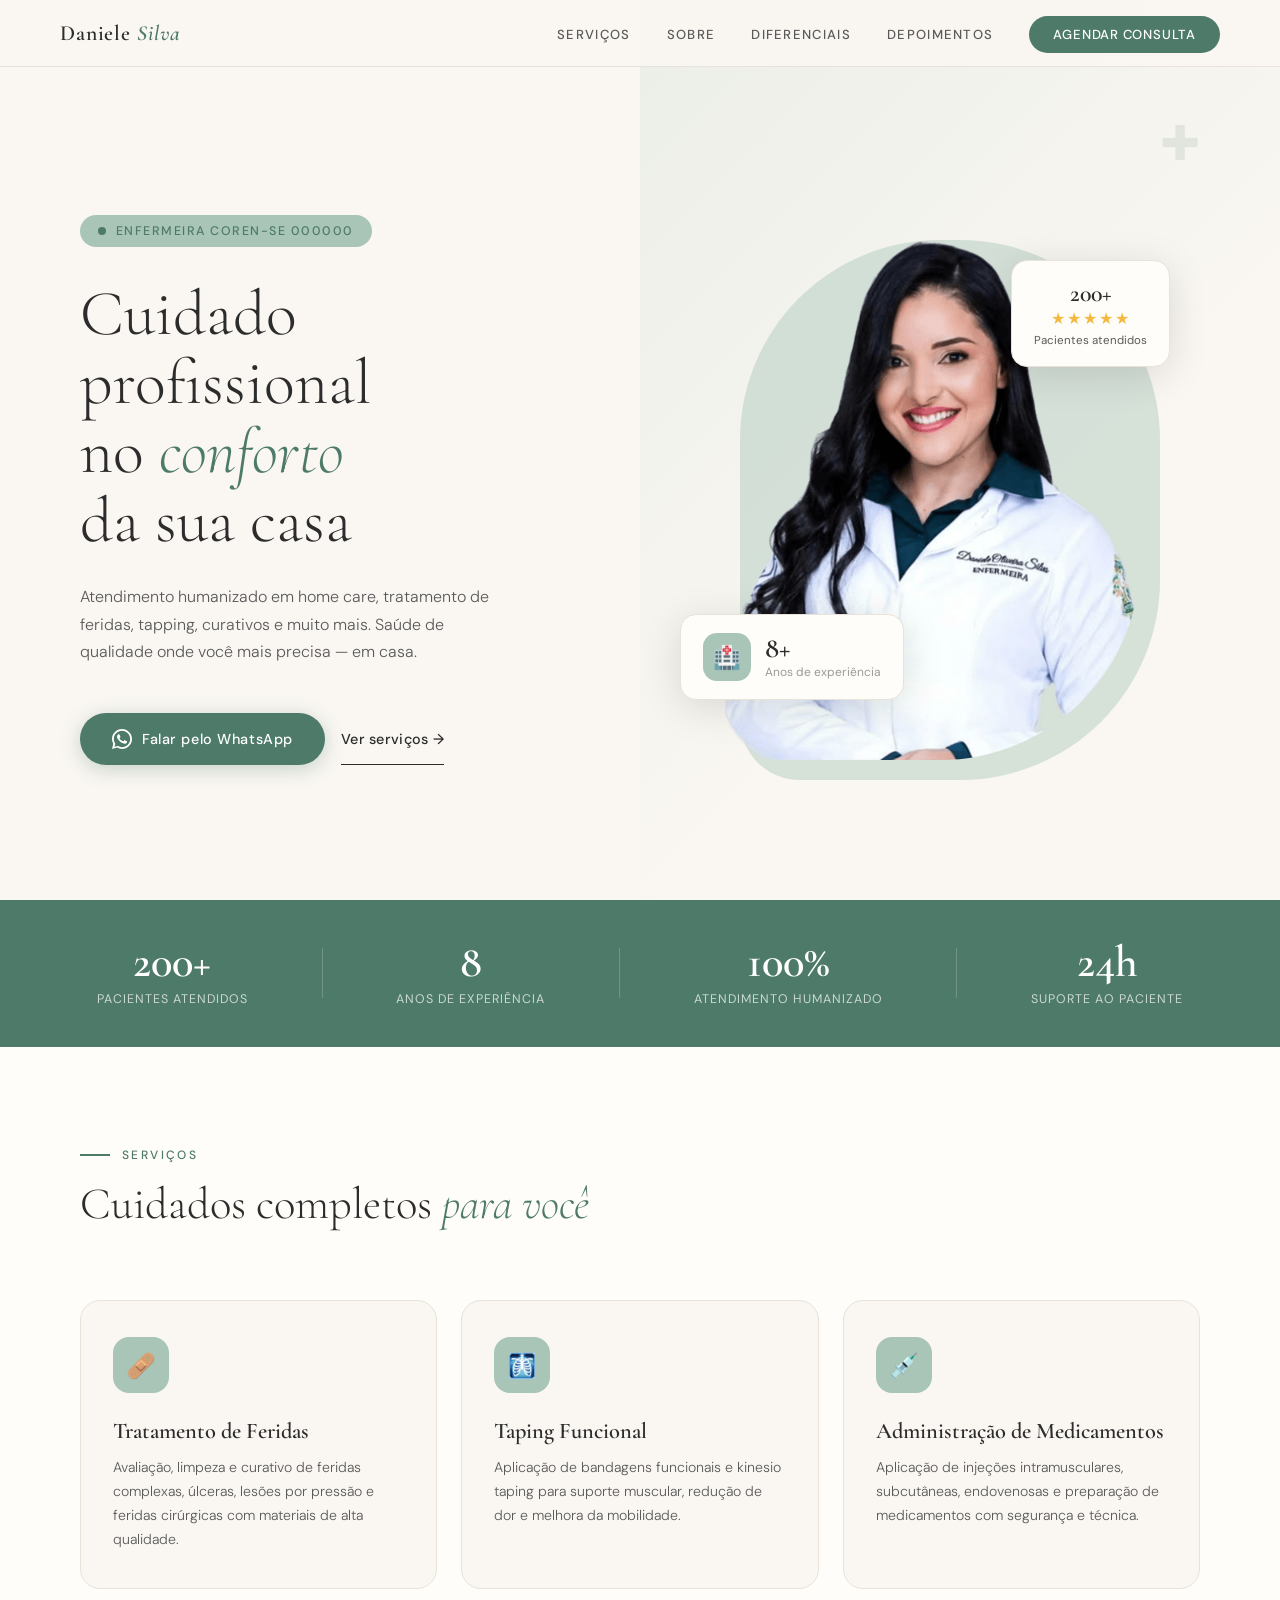
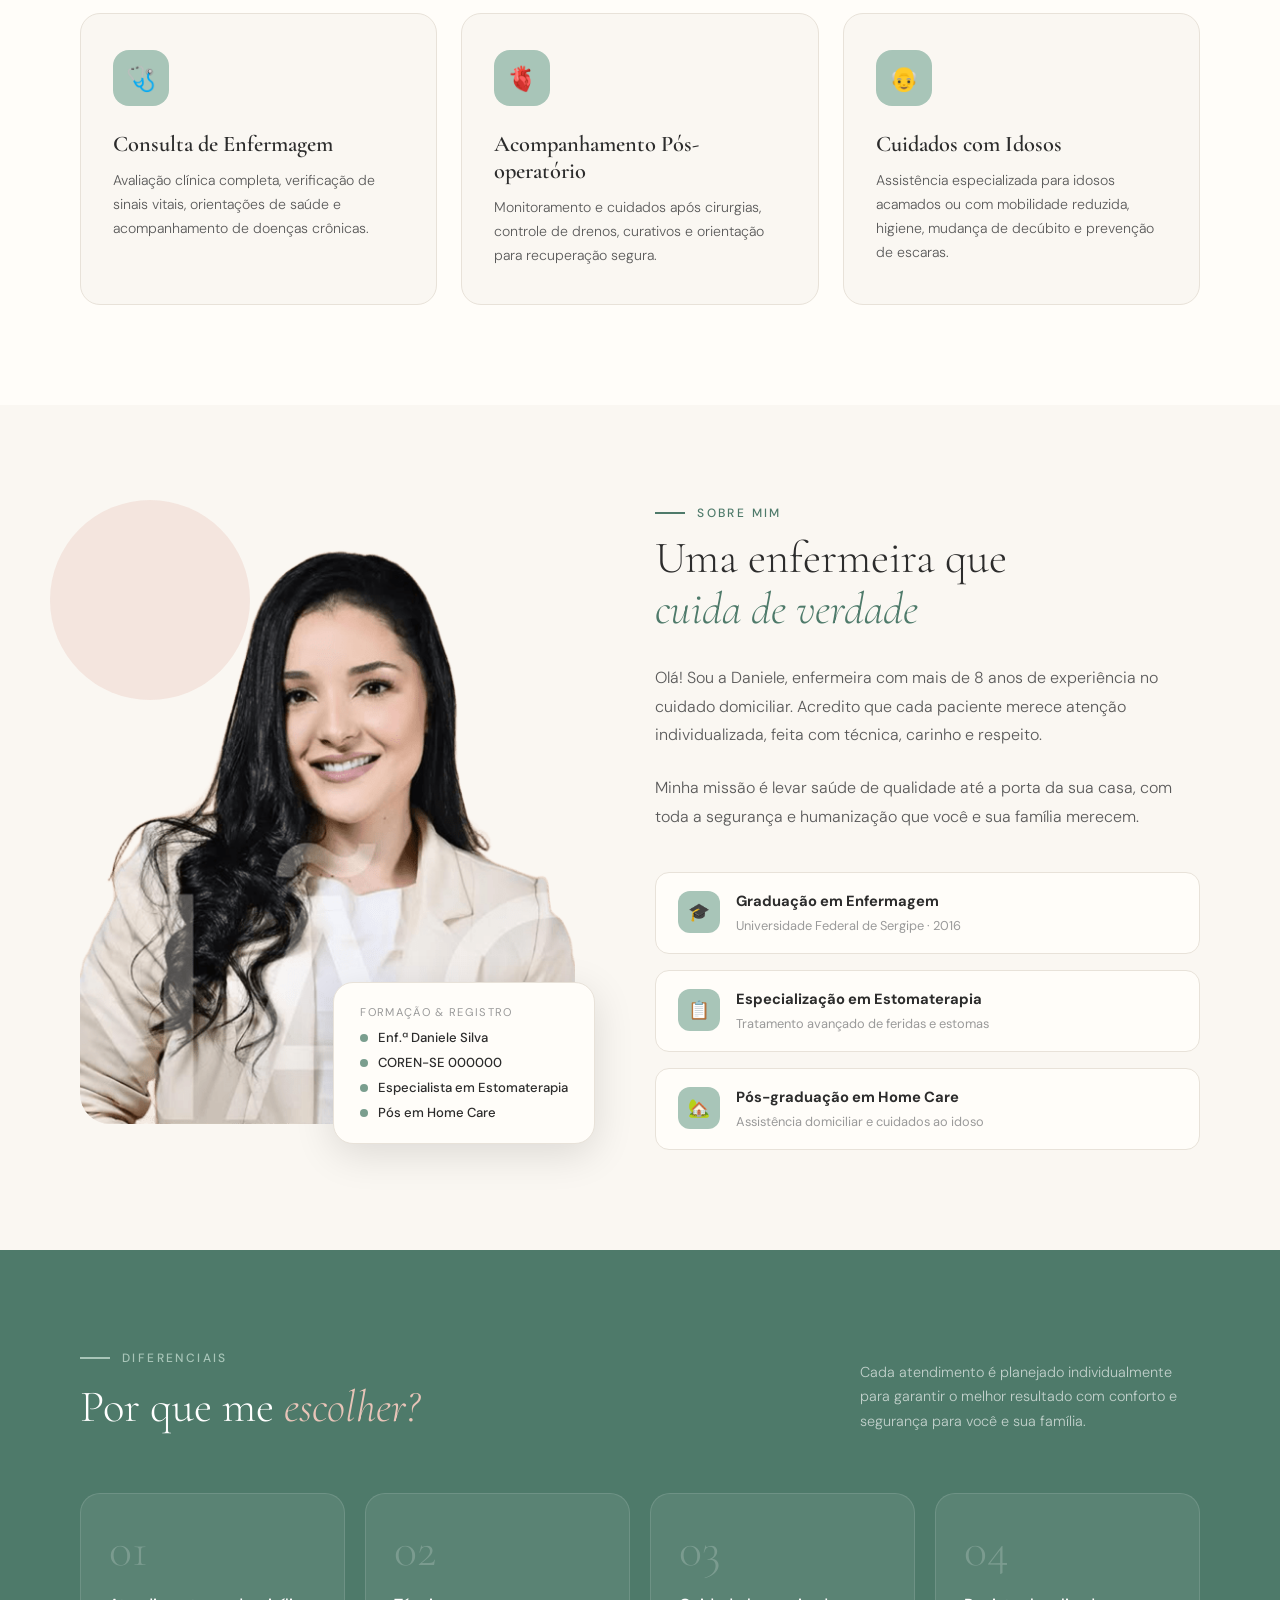
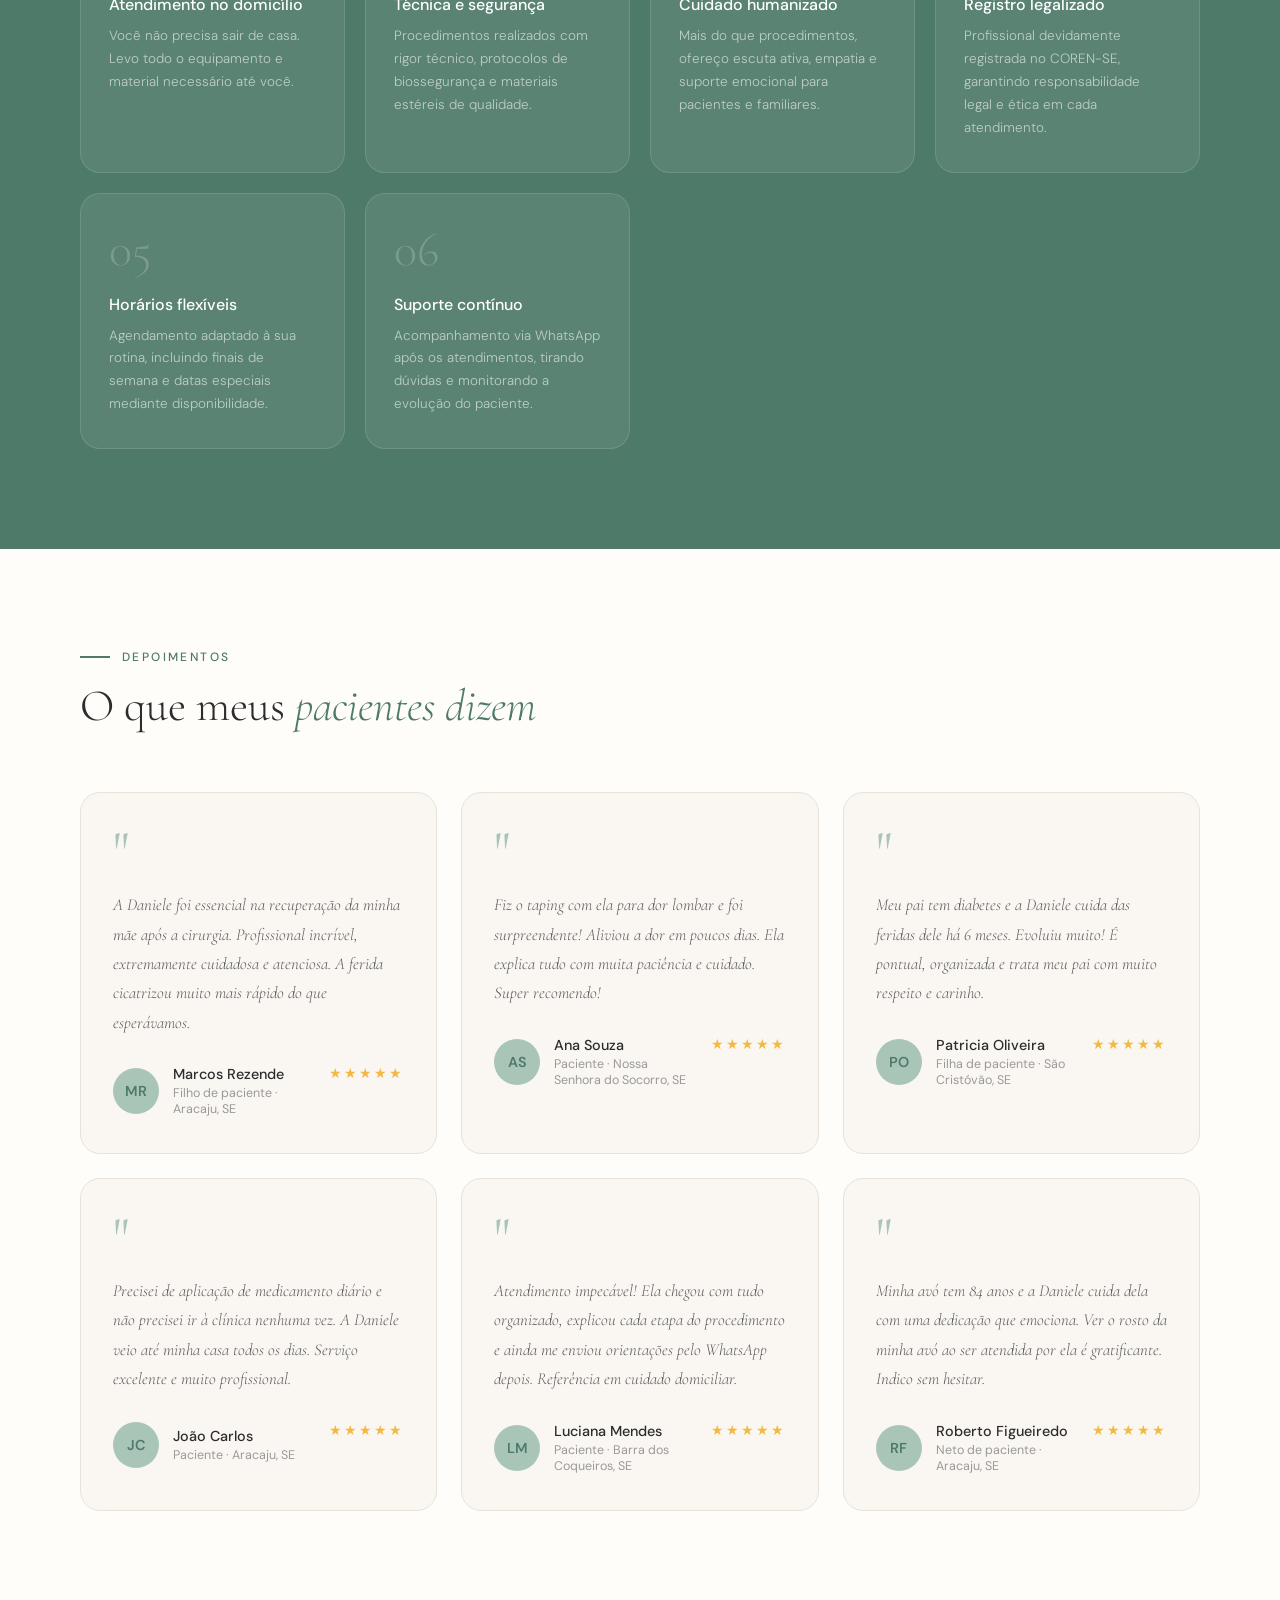
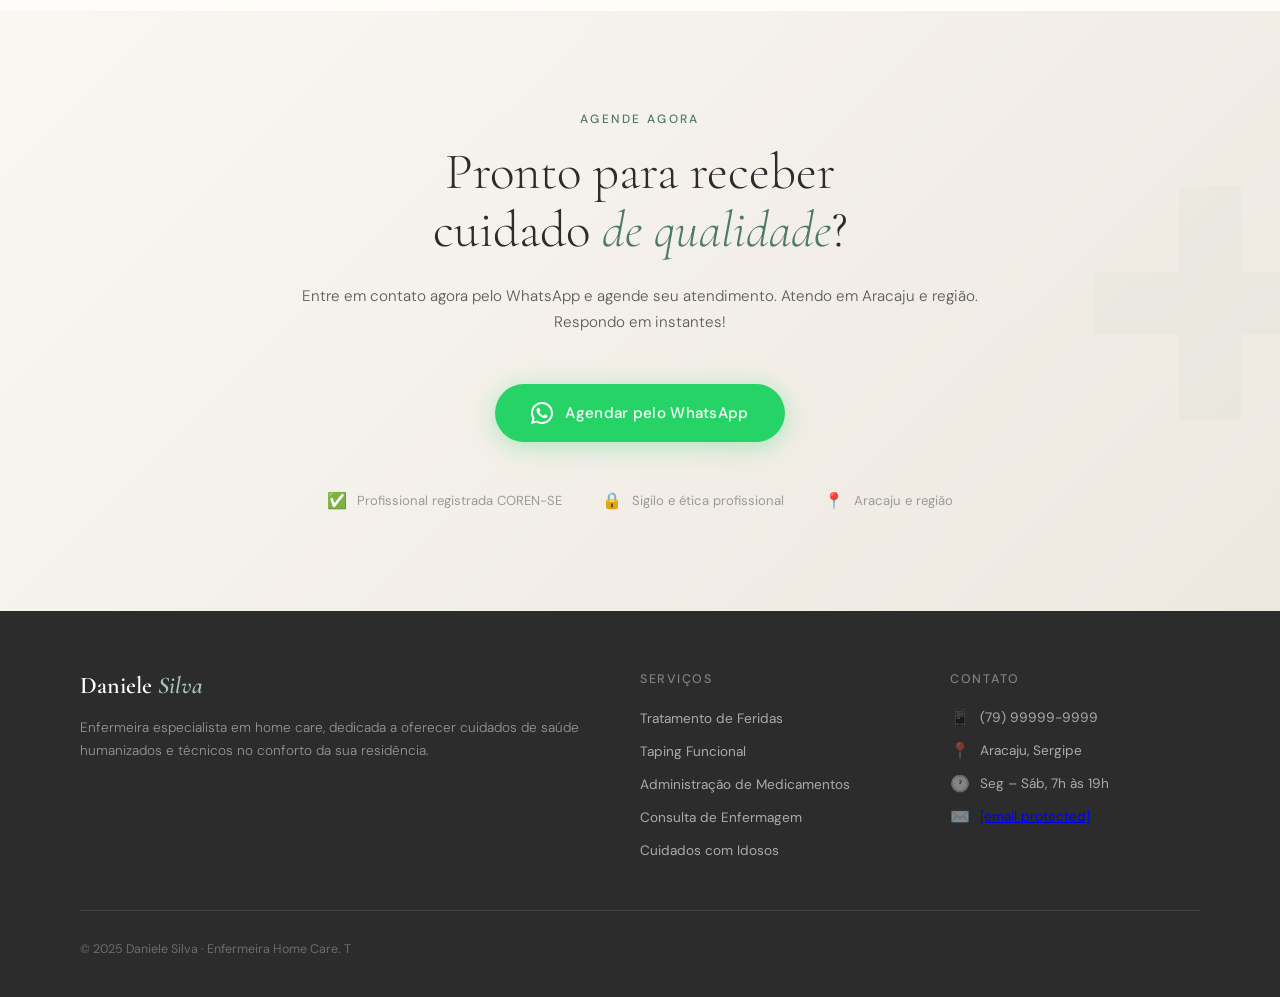
<file: index.html>
<!DOCTYPE html>
<html lang="pt-BR">

<head>
    <meta charset="UTF-8">
    <meta name="viewport" content="width=device-width, initial-scale=1.0">
    <title>Daniele Silva · Enfermeira Home Care</title>
    <link
        href="https://fonts.googleapis.com/css2?family=Cormorant+Garamond:ital,wght@0,300;0,400;0,600;1,300;1,400&family=DM+Sans:wght@300;400;500&display=swap"
        rel="stylesheet">
    <link rel="stylesheet" href="style.css">
</head>

<body>

    <!-- NAV -->
    <nav>
        <a href="#" class="nav-logo">Daniele <span>Silva</span></a>
        <ul class="nav-links">
            <li><a href="#servicos">Serviços</a></li>
            <li><a href="#sobre">Sobre</a></li>
            <li><a href="#diferenciais">Diferenciais</a></li>
            <li><a href="#depoimentos">Depoimentos</a></li>
            <li><a href="https://wa.me/5579999999999" target="_blank" class="nav-cta">Agendar consulta</a></li>
        </ul>
    </nav>

    <!-- HERO -->
    <section class="hero">
        <div class="hero-decoration"></div>
        <div class="cross-pattern">✚</div>

        <div class="hero-left">
            <span class="hero-badge">Enfermeira COREN-SE 000000</span>
            <h1>Cuidado profissional<br>no <em>conforto</em><br>da sua casa</h1>
            <p class="hero-sub">Atendimento humanizado em home care, tratamento de feridas, tapping, curativos e muito
                mais. Saúde de qualidade onde você mais precisa — em casa.</p>
            <div class="hero-btns">
                <a href="https://wa.me/5579999999999" target="_blank" class="btn-primary">
                    <svg viewBox="0 0 24 24" fill="currentColor">
                        <path
                            d="M17.472 14.382c-.297-.149-1.758-.867-2.03-.967-.273-.099-.471-.148-.67.15-.197.297-.767.966-.94 1.164-.173.199-.347.223-.644.075-.297-.15-1.255-.463-2.39-1.475-.883-.788-1.48-1.761-1.653-2.059-.173-.297-.018-.458.13-.606.134-.133.298-.347.446-.52.149-.174.198-.298.298-.497.099-.198.05-.371-.025-.52-.075-.149-.669-1.612-.916-2.207-.242-.579-.487-.5-.669-.51-.173-.008-.371-.01-.57-.01-.198 0-.52.074-.792.372-.272.297-1.04 1.016-1.04 2.479 0 1.462 1.065 2.875 1.213 3.074.149.198 2.096 3.2 5.077 4.487.709.306 1.262.489 1.694.625.712.227 1.36.195 1.871.118.571-.085 1.758-.719 2.006-1.413.248-.694.248-1.289.173-1.413-.074-.124-.272-.198-.57-.347z" />
                        <path
                            d="M12 0C5.373 0 0 5.373 0 12c0 2.123.553 4.116 1.522 5.847L.057 23.882l6.184-1.622A11.945 11.945 0 0012 24c6.627 0 12-5.373 12-12S18.627 0 12 0zm0 21.818a9.818 9.818 0 01-4.975-1.35l-.357-.213-3.693.969.986-3.601-.232-.369A9.818 9.818 0 012.18 12C2.18 6.562 6.562 2.18 12 2.18c5.437 0 9.818 4.382 9.818 9.82 0 5.437-4.381 9.818-9.818 9.818z" />
                    </svg>
                    Falar pelo WhatsApp
                </a>
                <a href="#servicos" class="btn-ghost">Ver serviços →</a>
            </div>
        </div>

        <div class="hero-right">
            <div class="hero-img-wrap">
                <div class="hero-img-bg"></div>
                <!-- Troque o src abaixo pela foto da enfermeira -->
                <img src="Assets/Fotos/Foto-principal.png" class="hero-img" alt="Enfermeira" />

                <div class="hero-float-card card-exp">
                    <div class="icon">🏥</div>
                    <div>
                        <div class="num">8+</div>
                        <div class="label">Anos de experiência</div>
                    </div>
                </div>

                <div class="hero-float-card card-stars">
                    <div class="snum">200+</div>
                    <div class="stars">★★★★★</div>
                    <div class="stxt">Pacientes atendidos</div>
                </div>
            </div>
        </div>
    </section>

    <!-- STATS -->
    <div class="stats-bar">
        <div class="stat-item">
            <div class="stat-num">200+</div>
            <div class="stat-label">Pacientes atendidos</div>
        </div>
        <div class="stat-divider"></div>
        <div class="stat-item">
            <div class="stat-num">8</div>
            <div class="stat-label">Anos de experiência</div>
        </div>
        <div class="stat-divider"></div>
        <div class="stat-item">
            <div class="stat-num">100%</div>
            <div class="stat-label">Atendimento humanizado</div>
        </div>
        <div class="stat-divider"></div>
        <div class="stat-item">
            <div class="stat-num">24h</div>
            <div class="stat-label">Suporte ao paciente</div>
        </div>
    </div>

    <!-- SERVIÇOS -->
    <section class="section services" id="servicos">
        <div class="services-header">
            <div class="section-tag">Serviços</div>
            <h2 class="section-title">Cuidados completos <em>para você</em></h2>
        </div>
        <div class="services-grid">
            <div class="service-card">
                <div class="service-icon">🩹</div>
                <div class="service-name">Tratamento de Feridas</div>
                <p class="service-desc">Avaliação, limpeza e curativo de feridas complexas, úlceras, lesões por pressão
                    e feridas cirúrgicas com materiais de alta qualidade.</p>
            </div>
            <div class="service-card">
                <div class="service-icon">🩻</div>
                <div class="service-name">Taping Funcional</div>
                <p class="service-desc">Aplicação de bandagens funcionais e kinesio taping para suporte muscular,
                    redução de dor e melhora da mobilidade.</p>
            </div>
            <div class="service-card">
                <div class="service-icon">💉</div>
                <div class="service-name">Administração de Medicamentos</div>
                <p class="service-desc">Aplicação de injeções intramusculares, subcutâneas, endovenosas e preparação de
                    medicamentos com segurança e técnica.</p>
            </div>
            <div class="service-card">
                <div class="service-icon">🩺</div>
                <div class="service-name">Consulta de Enfermagem</div>
                <p class="service-desc">Avaliação clínica completa, verificação de sinais vitais, orientações de saúde e
                    acompanhamento de doenças crônicas.</p>
            </div>
            <div class="service-card">
                <div class="service-icon">🫀</div>
                <div class="service-name">Acompanhamento Pós-operatório</div>
                <p class="service-desc">Monitoramento e cuidados após cirurgias, controle de drenos, curativos e
                    orientação para recuperação segura.</p>
            </div>
            <div class="service-card">
                <div class="service-icon">👴</div>
                <div class="service-name">Cuidados com Idosos</div>
                <p class="service-desc">Assistência especializada para idosos acamados ou com mobilidade reduzida,
                    higiene, mudança de decúbito e prevenção de escaras.</p>
            </div>
        </div>
    </section>

    <!-- SOBRE -->
    <section class="section about" id="sobre">
        <div class="about-inner">
            <div class="about-img-col">
                <div class="about-bg-circle"></div>
                <div class="about-img-wrap">
                    <!-- Troque pela foto da enfermeira -->
                    <img src="Assets/Fotos/Foto Secundária.png" class="about-img" alt="Enfermeira Daniele" />
                </div>
                <div class="cred-card">
                    <div class="cred-title">Formação & Registro</div>
                    <div class="cred-items">
                        <div class="cred-item"><span class="cred-dot"></span>Enf.ª Daniele Silva</div>
                        <div class="cred-item"><span class="cred-dot"></span>COREN-SE 000000</div>
                        <div class="cred-item"><span class="cred-dot"></span>Especialista em Estomaterapia</div>
                        <div class="cred-item"><span class="cred-dot"></span>Pós em Home Care</div>
                    </div>
                </div>
            </div>

            <div class="about-text">
                <div class="section-tag">Sobre mim</div>
                <h2 class="section-title">Uma enfermeira que<br><em>cuida de verdade</em></h2>
                <p class="about-lead">Olá! Sou a Daniele, enfermeira com mais de 8 anos de experiência no cuidado
                    domiciliar. Acredito que cada paciente merece atenção individualizada, feita com técnica, carinho e
                    respeito.</p>
                <p class="about-lead">Minha missão é levar saúde de qualidade até a porta da sua casa, com toda a
                    segurança e humanização que você e sua família merecem.</p>
                <div class="about-qual">
                    <div class="qual-item">
                        <div class="qual-icon">🎓</div>
                        <div class="qual-text">
                            <strong>Graduação em Enfermagem</strong>
                            <span>Universidade Federal de Sergipe · 2016</span>
                        </div>
                    </div>
                    <div class="qual-item">
                        <div class="qual-icon">📋</div>
                        <div class="qual-text">
                            <strong>Especialização em Estomaterapia</strong>
                            <span>Tratamento avançado de feridas e estomas</span>
                        </div>
                    </div>
                    <div class="qual-item">
                        <div class="qual-icon">🏡</div>
                        <div class="qual-text">
                            <strong>Pós-graduação em Home Care</strong>
                            <span>Assistência domiciliar e cuidados ao idoso</span>
                        </div>
                    </div>
                </div>
            </div>
        </div>
    </section>

    <!-- POR QUE ESCOLHER -->
    <section class="why" id="diferenciais">
        <div class="why-header">
            <div>
                <div class="section-tag">Diferenciais</div>
                <h2 class="section-title">Por que me <em>escolher?</em></h2>
            </div>
            <p class="why-sub">Cada atendimento é planejado individualmente para garantir o melhor resultado com
                conforto e segurança para você e sua família.</p>
        </div>
        <div class="why-grid">
            <div class="why-card">
                <div class="why-num">01</div>
                <div class="why-title">Atendimento no domicílio</div>
                <p class="why-desc">Você não precisa sair de casa. Levo todo o equipamento e material necessário até
                    você.</p>
            </div>
            <div class="why-card">
                <div class="why-num">02</div>
                <div class="why-title">Técnica e segurança</div>
                <p class="why-desc">Procedimentos realizados com rigor técnico, protocolos de biossegurança e materiais
                    estéreis de qualidade.</p>
            </div>
            <div class="why-card">
                <div class="why-num">03</div>
                <div class="why-title">Cuidado humanizado</div>
                <p class="why-desc">Mais do que procedimentos, ofereço escuta ativa, empatia e suporte emocional para
                    pacientes e familiares.</p>
            </div>
            <div class="why-card">
                <div class="why-num">04</div>
                <div class="why-title">Registro legalizado</div>
                <p class="why-desc">Profissional devidamente registrada no COREN-SE, garantindo responsabilidade legal e
                    ética em cada atendimento.</p>
            </div>
            <div class="why-card">
                <div class="why-num">05</div>
                <div class="why-title">Horários flexíveis</div>
                <p class="why-desc">Agendamento adaptado à sua rotina, incluindo finais de semana e datas especiais
                    mediante disponibilidade.</p>
            </div>
            <div class="why-card">
                <div class="why-num">06</div>
                <div class="why-title">Suporte contínuo</div>
                <p class="why-desc">Acompanhamento via WhatsApp após os atendimentos, tirando dúvidas e monitorando a
                    evolução do paciente.</p>
            </div>
        </div>
    </section>

    <!-- DEPOIMENTOS -->
    <section class="testimonials" id="depoimentos">
        <div class="test-header">
            <div class="section-tag">Depoimentos</div>
            <h2 class="section-title">O que meus <em>pacientes dizem</em></h2>
        </div>
        <div class="test-grid">
            <div class="test-card">
                <div class="test-quote">"</div>
                <p class="test-text">A Daniele foi essencial na recuperação da minha mãe após a cirurgia. Profissional
                    incrível, extremamente cuidadosa e atenciosa. A ferida cicatrizou muito mais rápido do que
                    esperávamos.</p>
                <div class="test-author">
                    <div class="test-avatar">MR</div>
                    <div>
                        <div class="test-name">Marcos Rezende</div>
                        <div class="test-role">Filho de paciente · Aracaju, SE</div>
                    </div>
                    <div class="test-stars">★★★★★</div>
                </div>
            </div>
            <div class="test-card">
                <div class="test-quote">"</div>
                <p class="test-text">Fiz o taping com ela para dor lombar e foi surpreendente! Aliviou a dor em poucos
                    dias. Ela explica tudo com muita paciência e cuidado. Super recomendo!</p>
                <div class="test-author">
                    <div class="test-avatar">AS</div>
                    <div>
                        <div class="test-name">Ana Souza</div>
                        <div class="test-role">Paciente · Nossa Senhora do Socorro, SE</div>
                    </div>
                    <div class="test-stars">★★★★★</div>
                </div>
            </div>
            <div class="test-card">
                <div class="test-quote">"</div>
                <p class="test-text">Meu pai tem diabetes e a Daniele cuida das feridas dele há 6 meses. Evoluiu muito! É
                    pontual, organizada e trata meu pai com muito respeito e carinho.</p>
                <div class="test-author">
                    <div class="test-avatar">PO</div>
                    <div>
                        <div class="test-name">Patricia Oliveira</div>
                        <div class="test-role">Filha de paciente · São Cristóvão, SE</div>
                    </div>
                    <div class="test-stars">★★★★★</div>
                </div>
            </div>
            <div class="test-card">
                <div class="test-quote">"</div>
                <p class="test-text">Precisei de aplicação de medicamento diário e não precisei ir à clínica nenhuma
                    vez. A Daniele veio até minha casa todos os dias. Serviço excelente e muito profissional.</p>
                <div class="test-author">
                    <div class="test-avatar">JC</div>
                    <div>
                        <div class="test-name">João Carlos</div>
                        <div class="test-role">Paciente · Aracaju, SE</div>
                    </div>
                    <div class="test-stars">★★★★★</div>
                </div>
            </div>
            <div class="test-card">
                <div class="test-quote">"</div>
                <p class="test-text">Atendimento impecável! Ela chegou com tudo organizado, explicou cada etapa do
                    procedimento e ainda me enviou orientações pelo WhatsApp depois. Referência em cuidado domiciliar.
                </p>
                <div class="test-author">
                    <div class="test-avatar">LM</div>
                    <div>
                        <div class="test-name">Luciana Mendes</div>
                        <div class="test-role">Paciente · Barra dos Coqueiros, SE</div>
                    </div>
                    <div class="test-stars">★★★★★</div>
                </div>
            </div>
            <div class="test-card">
                <div class="test-quote">"</div>
                <p class="test-text">Minha avó tem 84 anos e a Daniele cuida dela com uma dedicação que emociona. Ver o
                    rosto da minha avó ao ser atendida por ela é gratificante. Indico sem hesitar.</p>
                <div class="test-author">
                    <div class="test-avatar">RF</div>
                    <div>
                        <div class="test-name">Roberto Figueiredo</div>
                        <div class="test-role">Neto de paciente · Aracaju, SE</div>
                    </div>
                    <div class="test-stars">★★★★★</div>
                </div>
            </div>
        </div>
    </section>

    <!-- CTA -->
    <section class="cta-section">
        <div class="cta-inner">
            <div class="section-tag">Agende agora</div>
            <h2 class="cta-title">Pronto para receber<br>cuidado <em>de qualidade</em>?</h2>
            <p class="cta-sub">Entre em contato agora pelo WhatsApp e agende seu atendimento. Atendo em Aracaju e
                região. Respondo em instantes!</p>
            <div class="cta-btns">
                <a href="https://wa.me/5579999999999?text=Olá%20Daniele!%20Gostaria%20de%20agendar%20um%20atendimento."
                    target="_blank" class="btn-wpp">
                    <svg viewBox="0 0 24 24" fill="currentColor">
                        <path
                            d="M17.472 14.382c-.297-.149-1.758-.867-2.03-.967-.273-.099-.471-.148-.67.15-.197.297-.767.966-.94 1.164-.173.199-.347.223-.644.075-.297-.15-1.255-.463-2.39-1.475-.883-.788-1.48-1.761-1.653-2.059-.173-.297-.018-.458.13-.606.134-.133.298-.347.446-.52.149-.174.198-.298.298-.497.099-.198.05-.371-.025-.52-.075-.149-.669-1.612-.916-2.207-.242-.579-.487-.5-.669-.51-.173-.008-.371-.01-.57-.01-.198 0-.52.074-.792.372-.272.297-1.04 1.016-1.04 2.479 0 1.462 1.065 2.875 1.213 3.074.149.198 2.096 3.2 5.077 4.487.709.306 1.262.489 1.694.625.712.227 1.36.195 1.871.118.571-.085 1.758-.719 2.006-1.413.248-.694.248-1.289.173-1.413-.074-.124-.272-.198-.57-.347z" />
                        <path
                            d="M12 0C5.373 0 0 5.373 0 12c0 2.123.553 4.116 1.522 5.847L.057 23.882l6.184-1.622A11.945 11.945 0 0012 24c6.627 0 12-5.373 12-12S18.627 0 12 0zm0 21.818a9.818 9.818 0 01-4.975-1.35l-.357-.213-3.693.969.986-3.601-.232-.369A9.818 9.818 0 012.18 12C2.18 6.562 6.562 2.18 12 2.18c5.437 0 9.818 4.382 9.818 9.82 0 5.437-4.381 9.818-9.818 9.818z" />
                    </svg>
                    Agendar pelo WhatsApp
                </a>
            </div>
            <div class="cta-trust">
                <div class="trust-item"><span class="trust-icon">✅</span> Profissional registrada COREN-SE</div>
                <div class="trust-item"><span class="trust-icon">🔒</span> Sigilo e ética profissional</div>
                <div class="trust-item"><span class="trust-icon">📍</span> Aracaju e região</div>
            </div>
        </div>
    </section>

    <!-- FOOTER -->
    <footer>
        <div class="footer-inner">
            <div>
                <span class="footer-logo">Daniele <span>Silva</span></span>
                <p class="footer-desc">Enfermeira especialista em home care, dedicada a oferecer cuidados de saúde
                    humanizados e técnicos no conforto da sua residência.</p>
            </div>
            <div class="footer-col">
                <h4>Serviços</h4>
                <ul class="footer-links">
                    <li><a href="#">Tratamento de Feridas</a></li>
                    <li><a href="#">Taping Funcional</a></li>
                    <li><a href="#">Administração de Medicamentos</a></li>
                    <li><a href="#">Consulta de Enfermagem</a></li>
                    <li><a href="#">Cuidados com Idosos</a></li>
                </ul>
            </div>
            <div class="footer-col">
                <h4>Contato</h4>
                <div class="footer-contact">
                    <div class="contact-item"><span class="contact-icon">📱</span> (79) 99999-9999</div>
                    <div class="contact-item"><span class="contact-icon">📍</span> Aracaju, Sergipe</div>
                    <div class="contact-item"><span class="contact-icon">🕐</span> Seg – Sáb, 7h às 19h</div>
                    <div class="contact-item"><span class="contact-icon">✉️</span> <a href="/cdn-cgi/l/email-protection"
                            class="__cf_email__"
                            data-cfemail="1e7d7f7377727f5e7671737b7d7f6c7b307d7173">[email&#160;protected]</a></div>
                </div>
            </div>
        </div>
        <div class="footer-bottom">
            <p>© 2025 Daniele Silva · Enfermeira Home Care. T
</file>
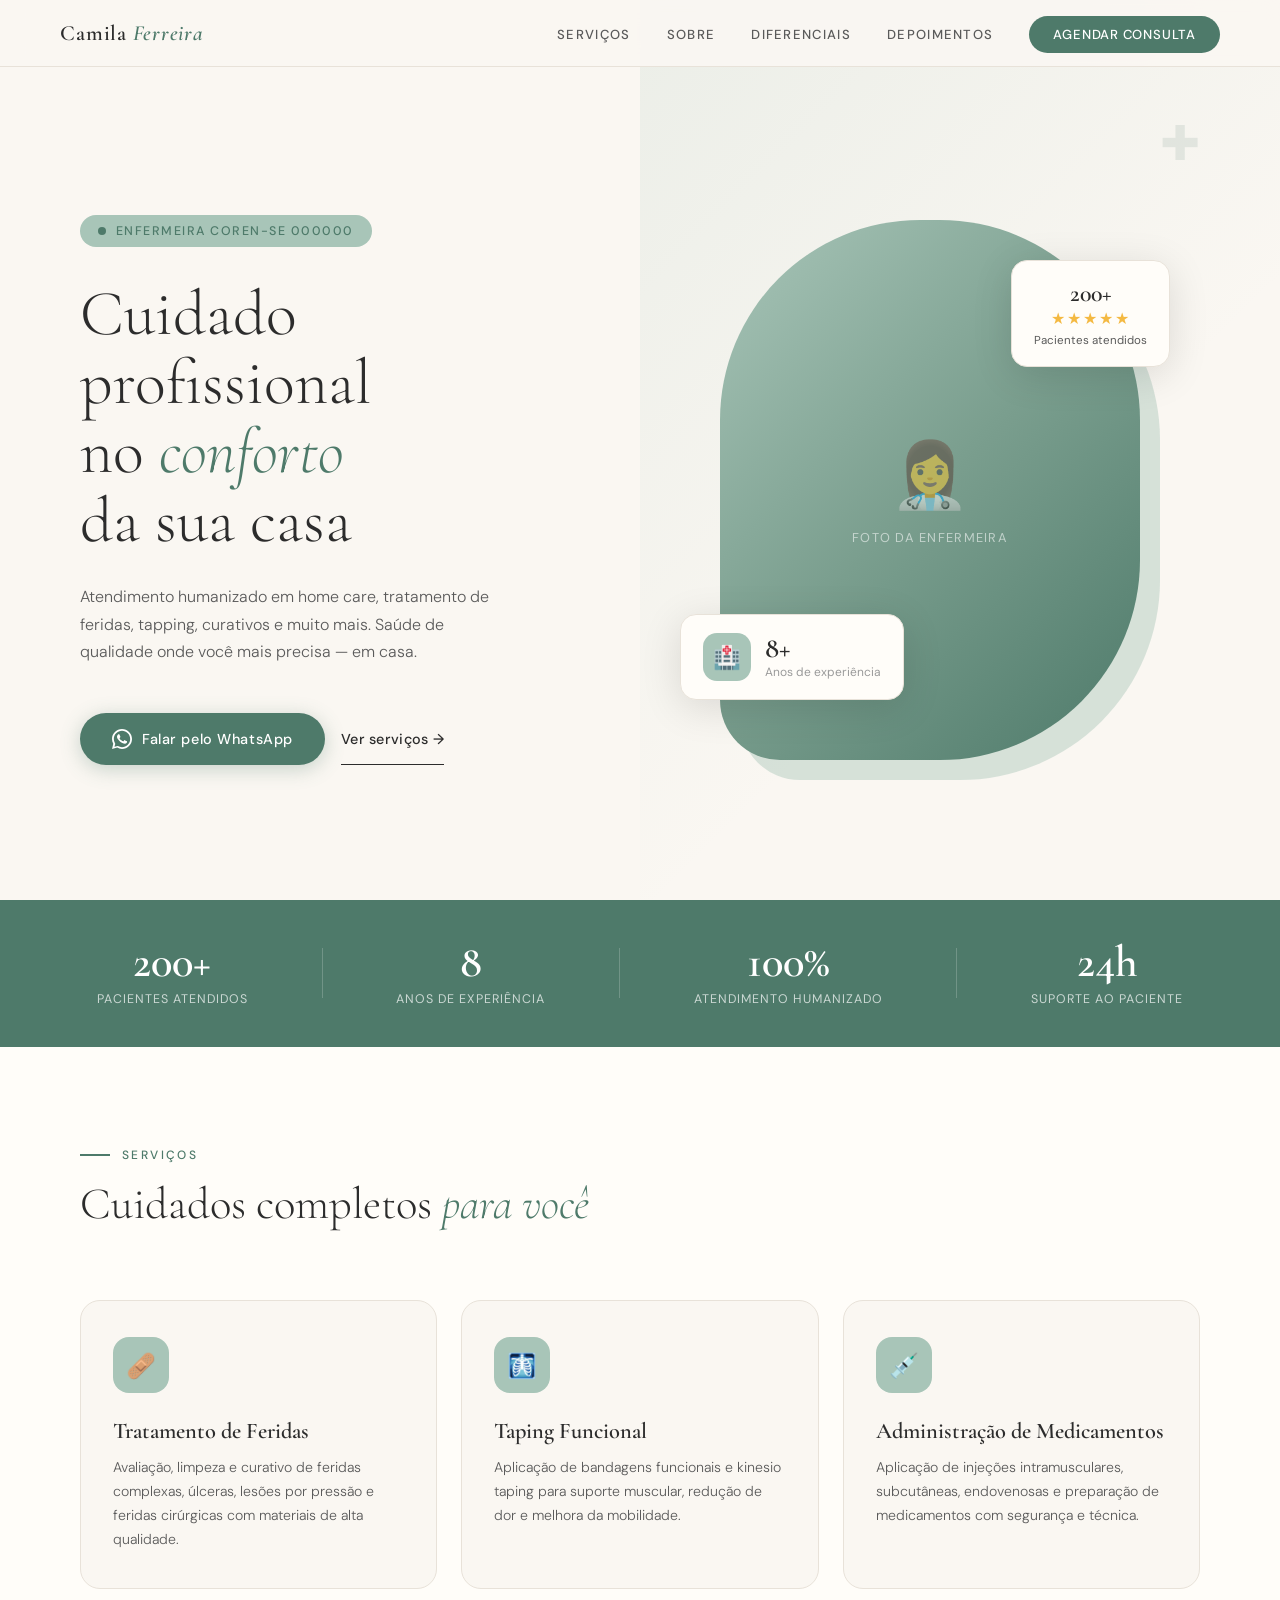
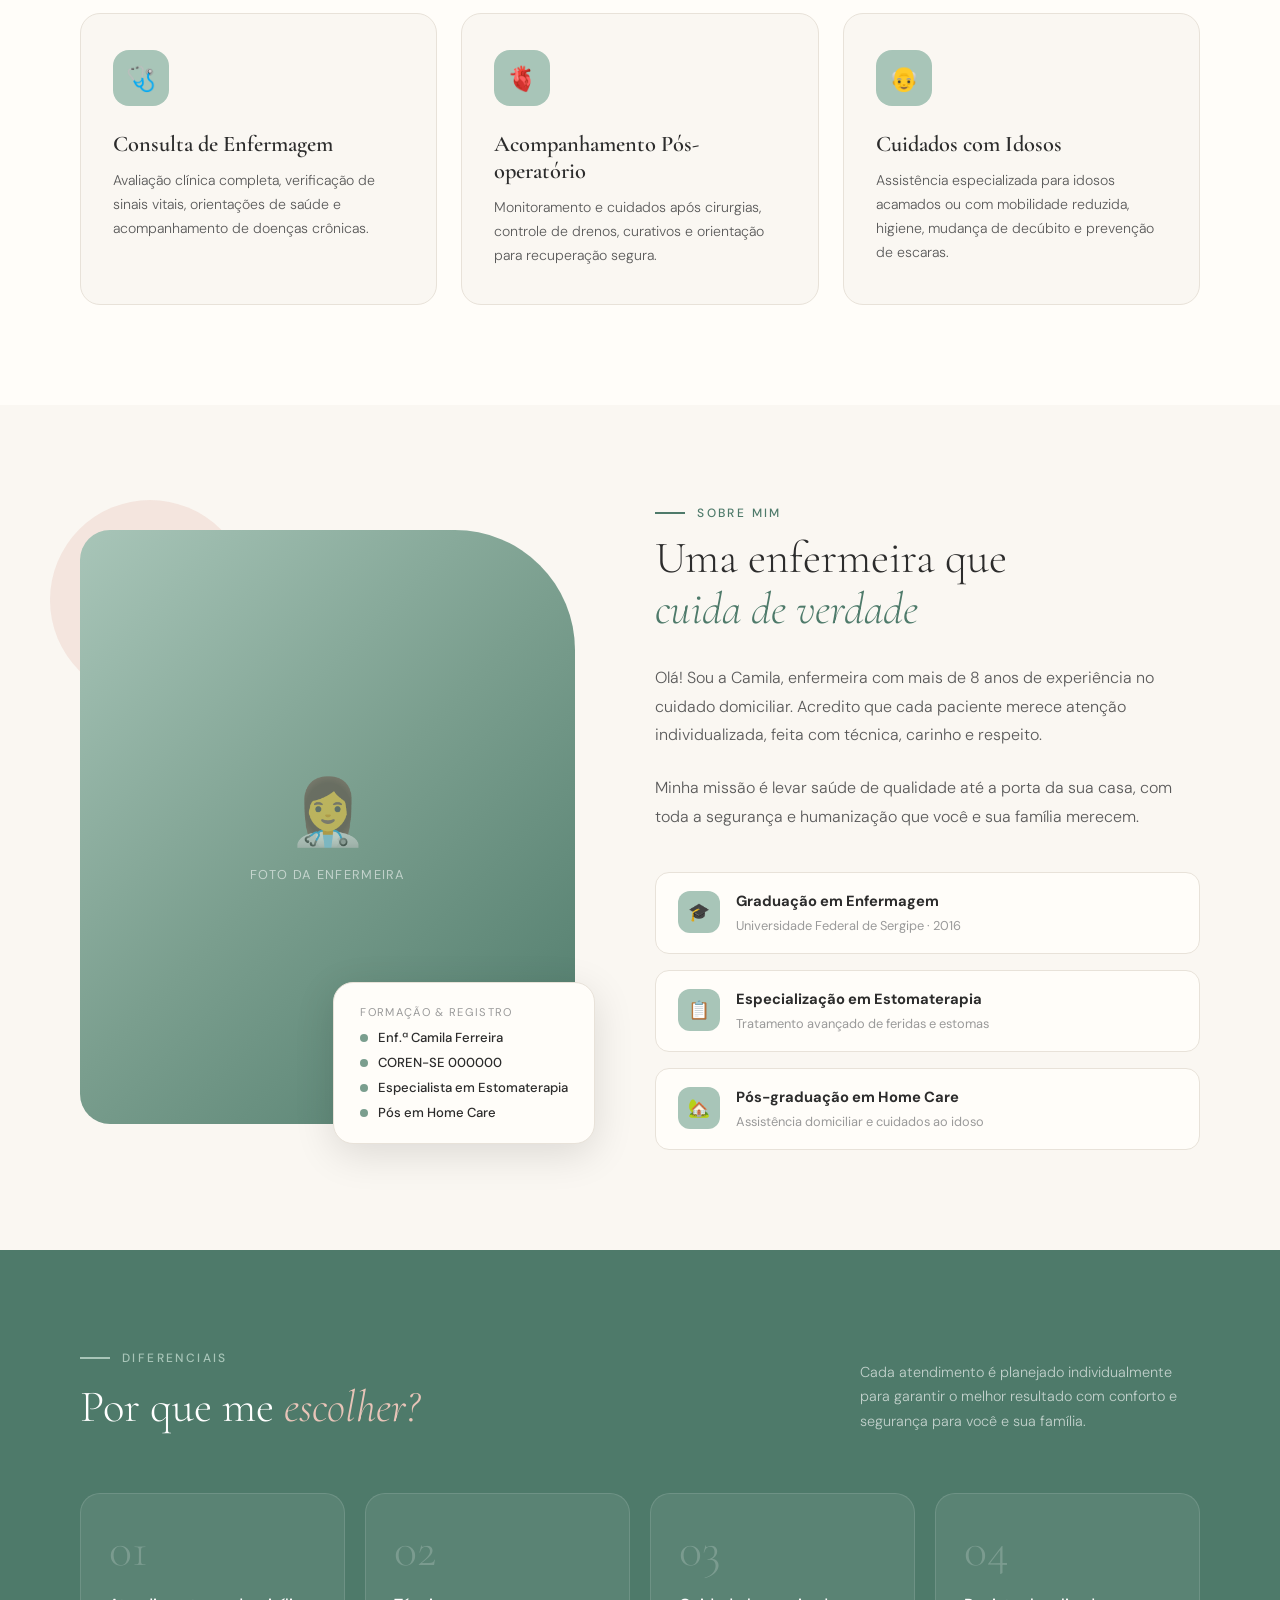
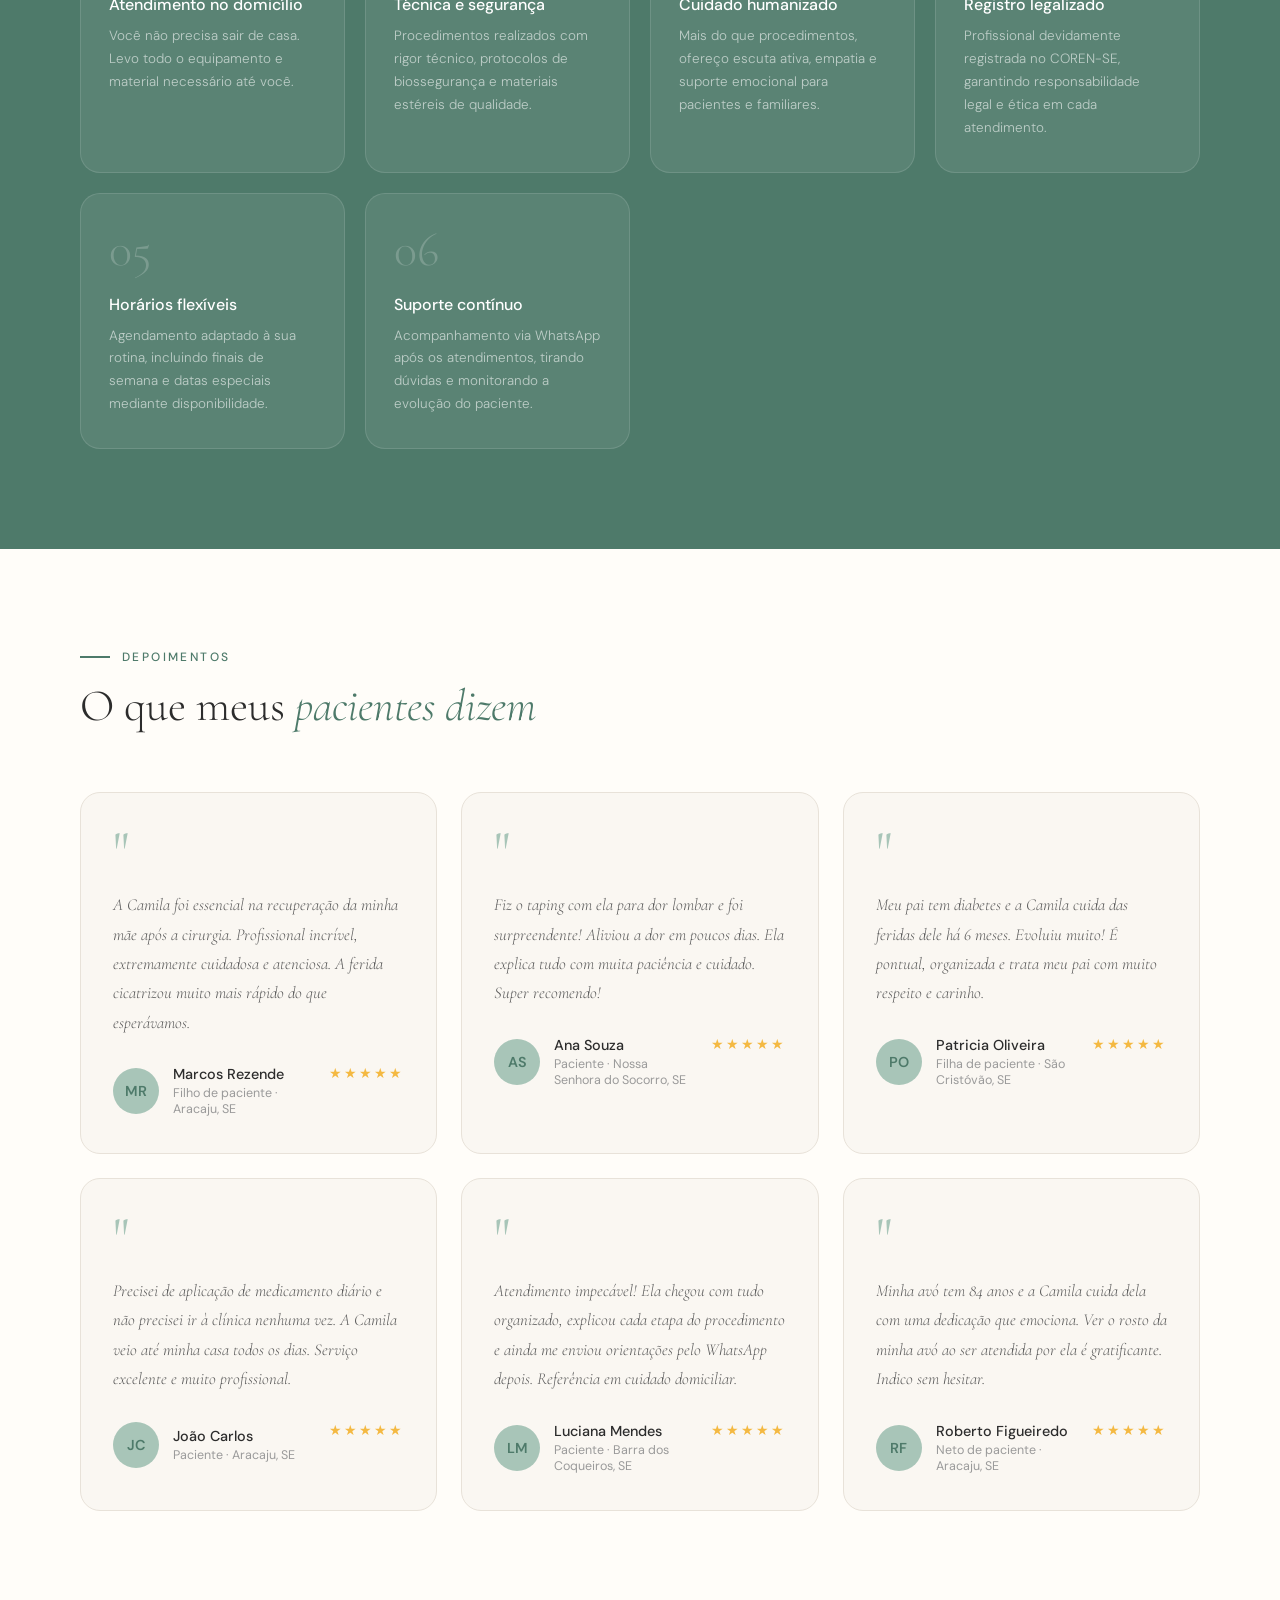
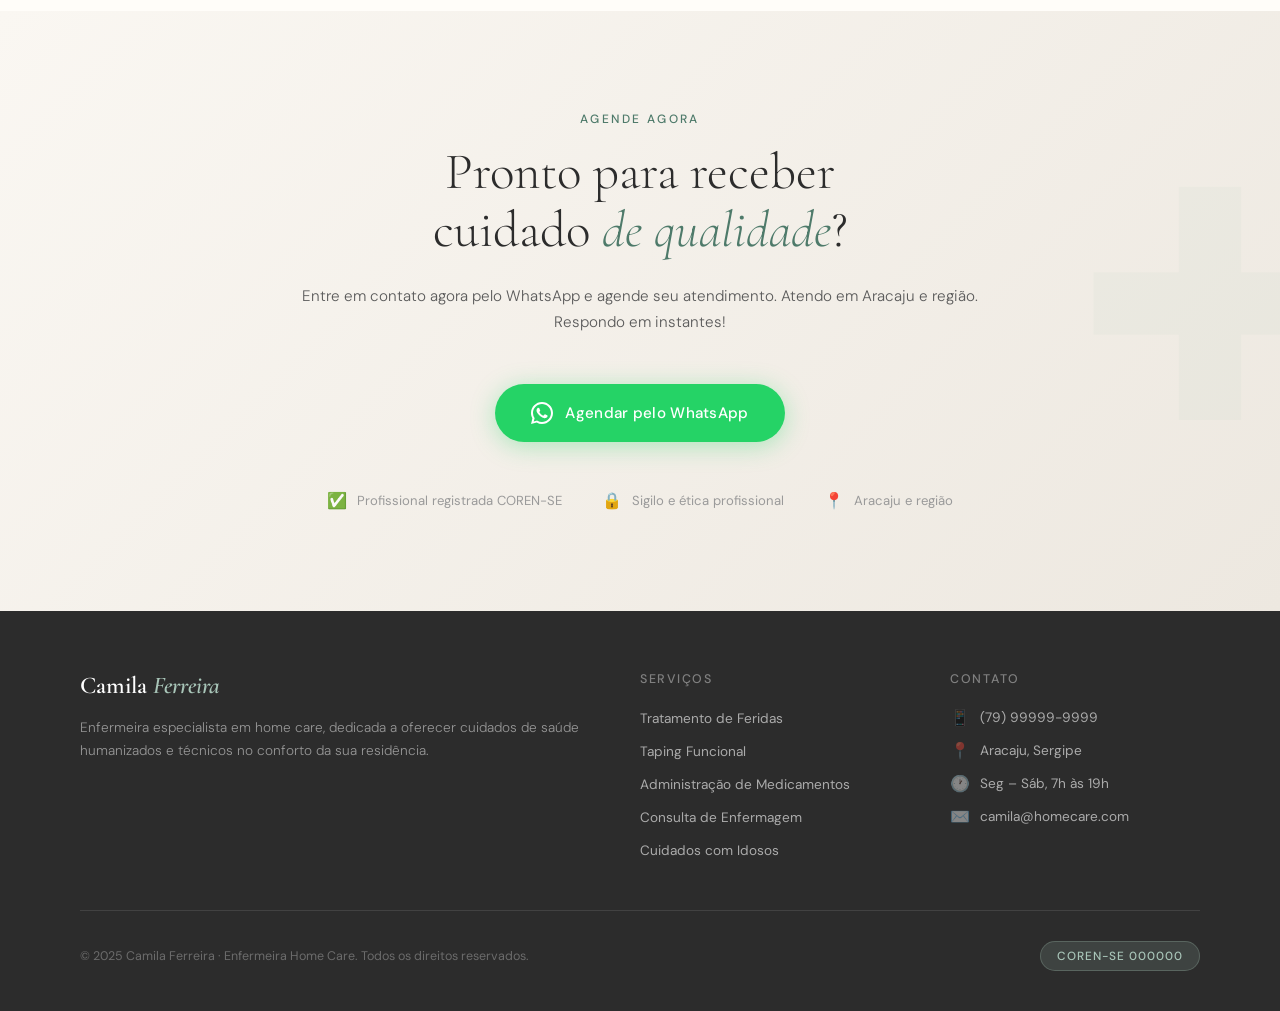
<file: codigo-fonte.html>
<!DOCTYPE html>
<html lang="pt-BR">

<head>
    <meta charset="UTF-8">
    <meta name="viewport" content="width=device-width, initial-scale=1.0">
    <title>Camila Ferreira · Enfermeira Home Care</title>
    <link
        href="https://fonts.googleapis.com/css2?family=Cormorant+Garamond:ital,wght@0,300;0,400;0,600;1,300;1,400&family=DM+Sans:wght@300;400;500&display=swap"
        rel="stylesheet">
    <style>
        :root {
            --cream: #FAF7F2;
            --warm-white: #FFFDF9;
            --sage: #7A9E8E;
            --sage-light: #A8C5B8;
            --sage-dark: #4E7A6A;
            --blush: #E8C4B8;
            --blush-dark: #C9906F;
            --charcoal: #2C2C2C;
            --mid: #5A5A5A;
            --light: #9A9A9A;
            --border: #E8E2D9;
        }

        * {
            margin: 0;
            padding: 0;
            box-sizing: border-box;
        }

        html {
            scroll-behavior: smooth;
        }

        /* Compensa a altura da nav fixa ao rolar para âncoras */
        section[id],
        div[id] {
            scroll-margin-top: 80px;
        }

        body {
            font-family: 'DM Sans', sans-serif;
            background: var(--cream);
            color: var(--charcoal);
            overflow-x: hidden;
        }

        /* ── NAV ── */
        nav {
            position: fixed;
            top: 0;
            left: 0;
            right: 0;
            z-index: 100;
            display: flex;
            align-items: center;
            justify-content: space-between;
            padding: 20px 60px;
            background: rgba(250, 247, 242, 0.92);
            backdrop-filter: blur(12px);
            border-bottom: 1px solid var(--border);
            transition: padding .3s;
        }

        .nav-logo {
            font-family: 'Cormorant Garamond', serif;
            font-size: 1.35rem;
            font-weight: 600;
            letter-spacing: .04em;
            color: var(--charcoal);
            text-decoration: none;
        }

        .nav-logo span {
            color: var(--sage-dark);
            font-style: italic;
        }

        .nav-links {
            display: flex;
            gap: 36px;
            list-style: none;
        }

        .nav-links a {
            font-size: .82rem;
            letter-spacing: .1em;
            text-transform: uppercase;
            color: var(--mid);
            text-decoration: none;
            transition: color .2s;
            font-weight: 500;
        }

        .nav-links a:hover {
            color: var(--sage-dark);
        }

        .nav-cta {
            background: var(--sage-dark);
            color: #fff !important;
            padding: 10px 24px;
            border-radius: 50px;
            font-weight: 500 !important;
            letter-spacing: .06em !important;
            transition: background .2s !important;
        }

        .nav-cta:hover {
            background: var(--sage) !important;
            color: #fff !important;
        }

        /* ── HERO ── */
        .hero {
            min-height: 100vh;
            display: grid;
            grid-template-columns: 1fr 1fr;
            padding-top: 80px;
            position: relative;
            overflow: hidden;
        }

        .hero-left {
            display: flex;
            flex-direction: column;
            justify-content: center;
            padding: 80px 60px 80px 80px;
            position: relative;
            z-index: 2;
        }

        .hero-badge {
            display: inline-flex;
            align-items: center;
            gap: 10px;
            background: var(--sage-light);
            color: var(--sage-dark);
            padding: 8px 18px;
            border-radius: 50px;
            font-size: .78rem;
            letter-spacing: .12em;
            text-transform: uppercase;
            font-weight: 500;
            width: fit-content;
            margin-bottom: 32px;
        }

        .hero-badge::before {
            content: '';
            width: 8px;
            height: 8px;
            border-radius: 50%;
            background: var(--sage-dark);
            flex-shrink: 0;
        }

        .hero h1 {
            font-family: 'Cormorant Garamond', serif;
            font-size: clamp(3rem, 5vw, 5rem);
            line-height: 1.08;
            font-weight: 300;
            color: var(--charcoal);
            margin-bottom: 28px;
        }

        .hero h1 em {
            font-style: italic;
            color: var(--sage-dark);
        }

        .hero-sub {
            font-size: 1rem;
            line-height: 1.7;
            color: var(--mid);
            max-width: 440px;
            margin-bottom: 48px;
            font-weight: 300;
        }

        .hero-btns {
            display: flex;
            gap: 16px;
            align-items: center;
            flex-wrap: wrap;
        }

        .btn-primary {
            display: inline-flex;
            align-items: center;
            gap: 10px;
            background: var(--sage-dark);
            color: #fff;
            padding: 16px 32px;
            border-radius: 50px;
            font-family: 'DM Sans', sans-serif;
            font-size: .9rem;
            font-weight: 500;
            letter-spacing: .04em;
            text-decoration: none;
            transition: all .3s;
            box-shadow: 0 4px 20px rgba(78, 122, 106, .3);
        }

        .btn-primary:hover {
            background: var(--sage);
            transform: translateY(-2px);
            box-shadow: 0 8px 28px rgba(78, 122, 106, .35);
        }

        .btn-primary svg {
            width: 20px;
            height: 20px;
        }

        .btn-ghost {
            display: inline-flex;
            align-items: center;
            gap: 8px;
            color: var(--charcoal);
            font-size: .9rem;
            font-weight: 500;
            text-decoration: none;
            padding: 16px 0;
            border-bottom: 1.5px solid var(--charcoal);
            transition: all .3s;
            letter-spacing: .02em;
        }

        .btn-ghost:hover {
            color: var(--sage-dark);
            border-color: var(--sage-dark);
            gap: 14px;
        }

        .hero-right {
            position: relative;
            display: flex;
            align-items: center;
            justify-content: center;
            padding: 60px 60px 60px 0;
        }

        .hero-img-wrap {
            position: relative;
            width: 420px;
            height: 540px;
        }

        .hero-img-bg {
            position: absolute;
            top: 20px;
            left: 20px;
            right: -20px;
            bottom: -20px;
            background: var(--sage-light);
            border-radius: 200px 200px 200px 60px;
            opacity: .45;
        }

        .hero-img {
            position: relative;
            z-index: 1;
            width: 100%;
            height: 100%;
            object-fit: cover;
            border-radius: 200px 200px 200px 60px;
            filter: grayscale(8%) saturate(1.1);
        }

        .hero-float-card {
            position: absolute;
            z-index: 3;
            background: var(--warm-white);
            border-radius: 16px;
            padding: 18px 22px;
            box-shadow: 0 8px 40px rgba(0, 0, 0, .12);
            border: 1px solid var(--border);
        }

        .card-exp {
            bottom: 60px;
            left: -40px;
            display: flex;
            align-items: center;
            gap: 14px;
        }

        .card-exp .icon {
            width: 48px;
            height: 48px;
            border-radius: 14px;
            background: var(--sage-light);
            display: flex;
            align-items: center;
            justify-content: center;
            font-size: 1.4rem;
            flex-shrink: 0;
        }

        .card-exp .num {
            font-family: 'Cormorant Garamond', serif;
            font-size: 1.8rem;
            font-weight: 600;
            color: var(--charcoal);
            line-height: 1;
        }

        .card-exp .label {
            font-size: .75rem;
            color: var(--light);
            margin-top: 2px;
        }

        .card-stars {
            top: 40px;
            right: -30px;
            text-align: center;
        }

        .card-stars .stars {
            color: #F4B942;
            font-size: 1rem;
            letter-spacing: 2px;
        }

        .card-stars .stxt {
            font-size: .72rem;
            color: var(--mid);
            margin-top: 4px;
        }

        .card-stars .snum {
            font-family: 'Cormorant Garamond', serif;
            font-size: 1.5rem;
            font-weight: 600;
            color: var(--charcoal);
        }

        .hero-decoration {
            position: absolute;
            top: 0;
            right: 0;
            width: 50vw;
            height: 100vh;
            background: linear-gradient(135deg, rgba(168, 197, 184, .18) 0%, transparent 60%);
            pointer-events: none;
        }

        .cross-pattern {
            position: absolute;
            top: 120px;
            right: 80px;
            opacity: .12;
            font-size: 3rem;
            color: var(--sage-dark);
            font-weight: 200;
            line-height: 1;
            pointer-events: none;
        }

        /* ── STATS BAR ── */
        .stats-bar {
            background: var(--sage-dark);
            padding: 40px 80px;
            display: flex;
            justify-content: space-around;
            align-items: center;
            gap: 40px;
            flex-wrap: wrap;
        }

        .stat-item {
            text-align: center;
        }

        .stat-num {
            font-family: 'Cormorant Garamond', serif;
            font-size: 2.8rem;
            font-weight: 600;
            color: #fff;
            line-height: 1;
        }

        .stat-label {
            font-size: .78rem;
            color: rgba(255, 255, 255, .7);
            margin-top: 6px;
            letter-spacing: .08em;
            text-transform: uppercase;
        }

        .stat-divider {
            width: 1px;
            height: 50px;
            background: rgba(255, 255, 255, .2);
        }

        /* ── SECTION GENERIC ── */
        .section {
            padding: 100px 80px;
        }

        .section-tag {
            font-size: .75rem;
            letter-spacing: .2em;
            text-transform: uppercase;
            color: var(--sage-dark);
            font-weight: 500;
            margin-bottom: 16px;
            display: flex;
            align-items: center;
            gap: 12px;
        }

        .section-tag::before {
            content: '';
            width: 30px;
            height: 1.5px;
            background: var(--sage-dark);
        }

        .section-title {
            font-family: 'Cormorant Garamond', serif;
            font-size: clamp(2rem, 3.5vw, 3.2rem);
            font-weight: 300;
            line-height: 1.15;
            color: var(--charcoal);
        }

        .section-title em {
            font-style: italic;
            color: var(--sage-dark);
        }

        /* ── SERVICES ── */
        .services {
            background: var(--warm-white);
        }

        .services-header {
            max-width: 600px;
            margin-bottom: 70px;
        }

        .services-grid {
            display: grid;
            grid-template-columns: repeat(auto-fit, minmax(280px, 1fr));
            gap: 24px;
        }

        .service-card {
            background: var(--cream);
            border: 1px solid var(--border);
            border-radius: 20px;
            padding: 36px 32px;
            transition: all .35s;
            position: relative;
            overflow: hidden;
        }

        .service-card::after {
            content: '';
            position: absolute;
            bottom: 0;
            left: 0;
            height: 3px;
            width: 0;
            background: var(--sage-dark);
            transition: width .35s;
        }

        .service-card:hover {
            transform: translateY(-6px);
            box-shadow: 0 20px 50px rgba(0, 0, 0, .08);
        }

        .service-card:hover::after {
            width: 100%;
        }

        .service-icon {
            width: 56px;
            height: 56px;
            border-radius: 16px;
            background: var(--sage-light);
            display: flex;
            align-items: center;
            justify-content: center;
            font-size: 1.5rem;
            margin-bottom: 24px;
        }

        .service-name {
            font-family: 'Cormorant Garamond', serif;
            font-size: 1.4rem;
            font-weight: 600;
            color: var(--charcoal);
            margin-bottom: 12px;
        }

        .service-desc {
            font-size: .88rem;
            color: var(--mid);
            line-height: 1.7;
            font-weight: 300;
        }

        /* ── ABOUT ── */
        .about {
            padding: 100px 80px;
        }

        .about-inner {
            display: grid;
            grid-template-columns: 1fr 1.1fr;
            gap: 80px;
            align-items: center;
        }

        .about-img-col {
            position: relative;
        }

        .about-img-wrap {
            position: relative;
            width: 100%;
            padding-bottom: 120%;
            border-radius: 30px 120px 30px 30px;
            overflow: hidden;
        }

        .about-img {
            position: absolute;
            inset: 0;
            width: 100%;
            height: 100%;
            object-fit: cover;
            filter: grayscale(5%) saturate(1.05);
        }

        .about-bg-circle {
            position: absolute;
            top: -30px;
            left: -30px;
            width: 200px;
            height: 200px;
            border-radius: 50%;
            background: var(--blush);
            opacity: .35;
            z-index: -1;
        }

        .cred-card {
            position: absolute;
            bottom: -20px;
            right: -20px;
            background: var(--warm-white);
            border-radius: 20px;
            padding: 22px 26px;
            box-shadow: 0 10px 40px rgba(0, 0, 0, .12);
            border: 1px solid var(--border);
        }

        .cred-card .cred-title {
            font-size: .7rem;
            letter-spacing: .12em;
            text-transform: uppercase;
            color: var(--light);
        }

        .cred-card .cred-items {
            margin-top: 10px;
            display: flex;
            flex-direction: column;
            gap: 8px;
        }

        .cred-item {
            display: flex;
            align-items: center;
            gap: 10px;
            font-size: .82rem;
            color: var(--charcoal);
            font-weight: 500;
        }

        .cred-dot {
            width: 8px;
            height: 8px;
            border-radius: 50%;
            background: var(--sage);
            flex-shrink: 0;
        }
        
        .about-text .section-tag {
            margin-bottom: 12px;
        }

        .about-text .section-title {
            margin-bottom: 28px;
        }

        .about-lead {
            font-size: 1rem;
            line-height: 1.8;
            color: var(--mid);
            margin-bottom: 24px;
            font-weight: 300;
        }

        .about-qual {
            display: flex;
            flex-direction: column;
            gap: 16px;
            margin-top: 40px;
        }

        .qual-item {
            display: flex;
            align-items: flex-start;
            gap: 16px;
            padding: 18px 22px;
            background: var(--warm-white);
            border-radius: 14px;
            border: 1px solid var(--border);
        }

        .qual-icon {
            width: 42px;
            height: 42px;
            border-radius: 12px;
            background: var(--sage-light);
            display: flex;
            align-items: center;
            justify-content: center;
            font-size: 1.1rem;
            flex-shrink: 0;
        }

        .qual-text strong {
            display: block;
            font-size: .92rem;
            color: var(--charcoal);
            margin-bottom: 3px;
        }

        .qual-text span {
            font-size: .8rem;
            color: var(--light);
        }

        /* ── WHY ── */
        .why {
            background: var(--sage-dark);
            padding: 100px 80px;
        }

        .why-header {
            display: flex;
            justify-content: space-between;
            align-items: flex-end;
            margin-bottom: 60px;
            gap: 40px;
        }

        .why-header .section-tag {
            color: var(--sage-light);
        }

        .why-header .section-tag::before {
            background: var(--sage-light);
        }

        .why-header .section-title {
            color: #fff;
        }

        .why-header .section-title em {
            color: var(--blush);
        }

        .why-sub {
            max-width: 340px;
            font-size: .9rem;
            color: rgba(255, 255, 255, .65);
            line-height: 1.7;
            font-weight: 300;
        }

        .why-grid {
            display: grid;
            grid-template-columns: repeat(auto-fit, minmax(240px, 1fr));
            gap: 20px;
        }

        .why-card {
            background: rgba(255, 255, 255, .07);
            border: 1px solid rgba(255, 255, 255, .12);
            border-radius: 20px;
            padding: 32px 28px;
            transition: background .3s;
        }

        .why-card:hover {
            background: rgba(255, 255, 255, .12);
        }

        .why-num {
            font-family: 'Cormorant Garamond', serif;
            font-size: 3rem;
            font-weight: 300;
            color: rgba(255, 255, 255, .2);
            line-height: 1;
            margin-bottom: 20px;
        }

        .why-title {
            font-size: 1rem;
            font-weight: 500;
            color: #fff;
            margin-bottom: 10px;
        }

        .why-desc {
            font-size: .84rem;
            color: rgba(255, 255, 255, .6);
            line-height: 1.7;
            font-weight: 300;
        }

        /* ── TESTIMONIALS ── */
        .testimonials {
            padding: 100px 80px;
            background: var(--warm-white);
        }

        .test-header {
            max-width: 560px;
            margin-bottom: 60px;
        }

        .test-grid {
            display: grid;
            grid-template-columns: repeat(auto-fit, minmax(300px, 1fr));
            gap: 24px;
        }

        .test-card {
            background: var(--cream);
            border: 1px solid var(--border);
            border-radius: 20px;
            padding: 36px 32px;
            position: relative;
            transition: box-shadow .3s;
        }

        .test-card:hover {
            box-shadow: 0 16px 48px rgba(0, 0, 0, .08);
        }

        .test-quote {
            font-family: 'Cormorant Garamond', serif;
            font-size: 3.5rem;
            color: var(--sage-light);
            line-height: .8;
            margin-bottom: 16px;
        }

        .test-text {
            font-size: .92rem;
            color: var(--mid);
            line-height: 1.75;
            font-weight: 300;
            font-style: italic;
            margin-bottom: 28px;
            font-family: 'Cormorant Garamond', serif;
            font-size: 1.05rem;
        }

        .test-author {
            display: flex;
            align-items: center;
            gap: 14px;
        }

        .test-avatar {
            width: 46px;
            height: 46px;
            border-radius: 50%;
            background: var(--sage-light);
            display: flex;
            align-items: center;
            justify-content: center;
            font-weight: 600;
            color: var(--sage-dark);
            font-size: .9rem;
            flex-shrink: 0;
            overflow: hidden;
        }

        .test-avatar img {
            width: 100%;
            height: 100%;
            object-fit: cover;
        }

        .test-name {
            font-size: .9rem;
            font-weight: 500;
            color: var(--charcoal);
        }

        .test-role {
            font-size: .78rem;
            color: var(--light);
            margin-top: 2px;
        }

        .test-stars {
            color: #F4B942;
            font-size: .85rem;
            margin-left: auto;
            align-self: flex-start;
            letter-spacing: 2px;
        }

        /* ── CTA ── */
        .cta-section {
            padding: 100px 80px;
            background: linear-gradient(135deg, var(--cream) 0%, #EDE8E0 100%);
            text-align: center;
            position: relative;
            overflow: hidden;
        }

        .cta-section::before {
            content: '✚';
            position: absolute;
            font-size: 20rem;
            color: var(--sage-light);
            opacity: .07;
            right: -5%;
            top: 50%;
            transform: translateY(-50%);
            pointer-events: none;
            font-weight: 100;
            line-height: 1;
        }

        .cta-inner {
            position: relative;
            z-index: 1;
            max-width: 680px;
            margin: 0 auto;
        }

        .cta-section .section-tag {
            justify-content: center;
        }

        .cta-section .section-tag::before {
            display: none;
        }

        .cta-title {
            font-family: 'Cormorant Garamond', serif;
            font-size: clamp(2.2rem, 4vw, 3.8rem);
            font-weight: 300;
            line-height: 1.15;
            color: var(--charcoal);
            margin: 16px 0 24px;
        }

        .cta-title em {
            color: var(--sage-dark);
            font-style: italic;
        }

        .cta-sub {
            font-size: .95rem;
            color: var(--mid);
            line-height: 1.7;
            margin-bottom: 48px;
            font-weight: 300;
        }

        .cta-btns {
            display: flex;
            justify-content: center;
            gap: 16px;
            flex-wrap: wrap;
        }

        .btn-wpp {
            display: inline-flex;
            align-items: center;
            gap: 12px;
            background: #25D366;
            color: #fff;
            padding: 18px 36px;
            border-radius: 50px;
            font-size: .95rem;
            font-weight: 500;
            text-decoration: none;
            transition: all .3s;
            letter-spacing: .02em;
            box-shadow: 0 4px 24px rgba(37, 211, 102, .35);
        }

        .btn-wpp:hover {
            background: #1EB755;
            transform: translateY(-3px);
            box-shadow: 0 10px 36px rgba(37, 211, 102, .4);
        }

        .btn-wpp svg {
            width: 22px;
            height: 22px;
        }

        .cta-trust {
            margin-top: 48px;
            display: flex;
            justify-content: center;
            gap: 40px;
            flex-wrap: wrap;
        }

        .trust-item {
            display: flex;
            align-items: center;
            gap: 10px;
            font-size: .82rem;
            color: var(--light);
        }

        .trust-icon {
            font-size: 1rem;
        }

        /* ── FOOTER ── */
        footer {
            background: var(--charcoal);
            padding: 60px 80px 40px;
        }

        .footer-inner {
            display: grid;
            grid-template-columns: 2fr 1fr 1fr;
            gap: 60px;
            margin-bottom: 50px;
        }

        .footer-logo {
            font-family: 'Cormorant Garamond', serif;
            font-size: 1.5rem;
            font-weight: 600;
            color: #fff;
            margin-bottom: 16px;
            display: block;
        }

        .footer-logo span {
            color: var(--sage-light);
            font-style: italic;
        }

        .footer-desc {
            font-size: .85rem;
            color: rgba(255, 255, 255, .5);
            line-height: 1.7;
            font-weight: 300;
        }

        .footer-col h4 {
            font-size: .78rem;
            letter-spacing: .14em;
            text-transform: uppercase;
            color: rgba(255, 255, 255, .4);
            margin-bottom: 20px;
            font-weight: 500;
        }

        .footer-links {
            list-style: none;
            display: flex;
            flex-direction: column;
            gap: 12px;
        }

        .footer-links a {
            font-size: .85rem;
            color: rgba(255, 255, 255, .6);
            text-decoration: none;
            transition: color .2s;
        }

        .footer-links a:hover {
            color: var(--sage-light);
        }

        .footer-contact {
            display: flex;
            flex-direction: column;
            gap: 12px;
        }

        .contact-item {
            display: flex;
            gap: 10px;
            align-items: center;
            font-size: .85rem;
            color: rgba(255, 255, 255, .6);
        }

        .contact-icon {
            font-size: 1rem;
            opacity: .7;
        }

        .footer-bottom {
            border-top: 1px solid rgba(255, 255, 255, .1);
            padding-top: 30px;
            display: flex;
            justify-content: space-between;
            align-items: center;
            flex-wrap: wrap;
            gap: 16px;
        }

        .footer-bottom p {
            font-size: .78rem;
            color: rgba(255, 255, 255, .3);
        }

        .coren-badge {
            background: rgba(168, 197, 184, .15);
            border: 1px solid rgba(168, 197, 184, .25);
            color: var(--sage-light);
            padding: 6px 16px;
            border-radius: 50px;
            font-size: .74rem;
            letter-spacing: .08em;
            text-transform: uppercase;
            font-weight: 500;
        }

        /* ── ANIMATIONS ── */
        @keyframes fadeUp {
            from {
                opacity: 0;
                transform: translateY(30px);
            }

            to {
                opacity: 1;
                transform: translateY(0);
            }
        }

        @keyframes float {

            0%,
            100% {
                transform: translateY(0);
            }

            50% {
                transform: translateY(-10px);
            }
        }

        .hero-float-card {
            animation: float 4s ease-in-out infinite;
        }

        .card-stars {
            animation-delay: .5s;
        }

        .hero-left>* {
            animation: fadeUp .8s ease both;
        }

        .hero-left>*:nth-child(1) {
            animation-delay: .1s;
        }

        .hero-left>*:nth-child(2) {
            animation-delay: .2s;
        }

        .hero-left>*:nth-child(3) {
            animation-delay: .3s;
        }

        .hero-left>*:nth-child(4) {
            animation-delay: .45s;
        }

        /* ── RESPONSIVE ── */
        @media (max-width: 960px) {
            nav {
                padding: 18px 30px;
            }

            .nav-links {
                display: none;
            }

            .hero {
                grid-template-columns: 1fr;
                min-height: auto;
            }

            .hero-right {
                display: none;
            }

            .hero-left {
                padding: 100px 30px 60px;
            }

            .stats-bar {
                padding: 40px 30px;
            }

            .stat-divider {
                display: none;
            }

            .section {
                padding: 70px 30px;
            }

            .about-inner {
                grid-template-columns: 1fr;
                gap: 50px;
            }

            .about-img-wrap {
                padding-bottom: 70%;
            }

            .why-header {
                flex-direction: column;
                align-items: flex-start;
            }

            .footer-inner {
                grid-template-columns: 1fr;
                gap: 40px;
            }

            .footer-bottom {
                flex-direction: column;
                text-align: center;
            }

            .why {
                padding: 70px 30px;
            }

            .testimonials {
                padding: 70px 30px;
            }

            .cta-section {
                padding: 70px 30px;
            }

            footer {
                padding: 50px 30px 30px;
            }
        }

        /* ── PLACEHOLDER PHOTO ── */
        .photo-placeholder {
            width: 100%;
            height: 100%;
            background: linear-gradient(135deg, #A8C5B8 0%, #7A9E8E 50%, #4E7A6A 100%);
            display: flex;
            align-items: center;
            justify-content: center;
            flex-direction: column;
            gap: 12px;
            color: rgba(255, 255, 255, .8);
            font-family: 'DM Sans', sans-serif;
        }

        .photo-placeholder .ph-icon {
            font-size: 4rem;
            opacity: .6;
        }

        .photo-placeholder .ph-text {
            font-size: .8rem;
            letter-spacing: .1em;
            text-transform: uppercase;
            opacity: .7;
        }
    </style>
</head>

<body>

    <!-- NAV -->
    <nav>
        <a href="#" class="nav-logo">Camila <span>Ferreira</span></a>
        <ul class="nav-links">
            <li><a href="#servicos">Serviços</a></li>
            <li><a href="#sobre">Sobre</a></li>
            <li><a href="#diferenciais">Diferenciais</a></li>
            <li><a href="#depoimentos">Depoimentos</a></li>
            <li><a href="https://wa.me/5579999999999" target="_blank" class="nav-cta">Agendar consulta</a></li>
        </ul>
    </nav>

    <!-- HERO -->
    <section class="hero">
        <div class="hero-decoration"></div>
        <div class="cross-pattern">✚</div>

        <div class="hero-left">
            <span class="hero-badge">Enfermeira COREN-SE 000000</span>
            <h1>Cuidado profissional<br>no <em>conforto</em><br>da sua casa</h1>
            <p class="hero-sub">Atendimento humanizado em home care, tratamento de feridas, tapping, curativos e muito
                mais. Saúde de qualidade onde você mais precisa — em casa.</p>
            <div class="hero-btns">
                <a href="https://wa.me/5579999999999" target="_blank" class="btn-primary">
                    <svg viewBox="0 0 24 24" fill="currentColor">
                        <path
                            d="M17.472 14.382c-.297-.149-1.758-.867-2.03-.967-.273-.099-.471-.148-.67.15-.197.297-.767.966-.94 1.164-.173.199-.347.223-.644.075-.297-.15-1.255-.463-2.39-1.475-.883-.788-1.48-1.761-1.653-2.059-.173-.297-.018-.458.13-.606.134-.133.298-.347.446-.52.149-.174.198-.298.298-.497.099-.198.05-.371-.025-.52-.075-.149-.669-1.612-.916-2.207-.242-.579-.487-.5-.669-.51-.173-.008-.371-.01-.57-.01-.198 0-.52.074-.792.372-.272.297-1.04 1.016-1.04 2.479 0 1.462 1.065 2.875 1.213 3.074.149.198 2.096 3.2 5.077 4.487.709.306 1.262.489 1.694.625.712.227 1.36.195 1.871.118.571-.085 1.758-.719 2.006-1.413.248-.694.248-1.289.173-1.413-.074-.124-.272-.198-.57-.347z" />
                        <path
                            d="M12 0C5.373 0 0 5.373 0 12c0 2.123.553 4.116 1.522 5.847L.057 23.882l6.184-1.622A11.945 11.945 0 0012 24c6.627 0 12-5.373 12-12S18.627 0 12 0zm0 21.818a9.818 9.818 0 01-4.975-1.35l-.357-.213-3.693.969.986-3.601-.232-.369A9.818 9.818 0 012.18 12C2.18 6.562 6.562 2.18 12 2.18c5.437 0 9.818 4.382 9.818 9.82 0 5.437-4.381 9.818-9.818 9.818z" />
                    </svg>
                    Falar pelo WhatsApp
                </a>
                <a href="#servicos" class="btn-ghost">Ver serviços →</a>
            </div>
        </div>

        <div class="hero-right">
            <div class="hero-img-wrap">
                <div class="hero-img-bg"></div>
                <!-- Troque o src abaixo pela foto da enfermeira -->
                <div class="photo-placeholder hero-img">
                    <div class="ph-icon">👩‍⚕️</div>
                    <div class="ph-text">Foto da Enfermeira</div>
                </div>

                <div class="hero-float-card card-exp">
                    <div class="icon">🏥</div>
                    <div>
                        <div class="num">8+</div>
                        <div class="label">Anos de experiência</div>
                    </div>
                </div>

                <div class="hero-float-card card-stars">
                    <div class="snum">200+</div>
                    <div class="stars">★★★★★</div>
                    <div class="stxt">Pacientes atendidos</div>
                </div>
            </div>
        </div>
    </section>

    <!-- STATS -->
    <div class="stats-bar">
        <div class="stat-item">
            <div class="stat-num">200+</div>
            <div class="stat-label">Pacientes atendidos</div>
        </div>
        <div class="stat-divider"></div>
        <div class="stat-item">
            <div class="stat-num">8</div>
            <div class="stat-label">Anos de experiência</div>
        </div>
        <div class="stat-divider"></div>
        <div class="stat-item">
            <div class="stat-num">100%</div>
            <div class="stat-label">Atendimento humanizado</div>
        </div>
        <div class="stat-divider"></div>
        <div class="stat-item">
            <div class="stat-num">24h</div>
            <div class="stat-label">Suporte ao paciente</div>
        </div>
    </div>

    <!-- SERVIÇOS -->
    <section class="section services" id="servicos">
        <div class="services-header">
            <div class="section-tag">Serviços</div>
            <h2 class="section-title">Cuidados completos <em>para você</em></h2>
        </div>
        <div class="services-grid">
            <div class="service-card">
                <div class="service-icon">🩹</div>
                <div class="service-name">Tratamento de Feridas</div>
                <p class="service-desc">Avaliação, limpeza e curativo de feridas complexas, úlceras, lesões por pressão
                    e feridas cirúrgicas com materiais de alta qualidade.</p>
            </div>
            <div class="service-card">
                <div class="service-icon">🩻</div>
                <div class="service-name">Taping Funcional</div>
                <p class="service-desc">Aplicação de bandagens funcionais e kinesio taping para suporte muscular,
                    redução de dor e melhora da mobilidade.</p>
            </div>
            <div class="service-card">
                <div class="service-icon">💉</div>
                <div class="service-name">Administração de Medicamentos</div>
                <p class="service-desc">Aplicação de injeções intramusculares, subcutâneas, endovenosas e preparação de
                    medicamentos com segurança e técnica.</p>
            </div>
            <div class="service-card">
                <div class="service-icon">🩺</div>
                <div class="service-name">Consulta de Enfermagem</div>
                <p class="service-desc">Avaliação clínica completa, verificação de sinais vitais, orientações de saúde e
                    acompanhamento de doenças crônicas.</p>
            </div>
            <div class="service-card">
                <div class="service-icon">🫀</div>
                <div class="service-name">Acompanhamento Pós-operatório</div>
                <p class="service-desc">Monitoramento e cuidados após cirurgias, controle de drenos, curativos e
                    orientação para recuperação segura.</p>
            </div>
            <div class="service-card">
                <div class="service-icon">👴</div>
                <div class="service-name">Cuidados com Idosos</div>
                <p class="service-desc">Assistência especializada para idosos acamados ou com mobilidade reduzida,
                    higiene, mudança de decúbito e prevenção de escaras.</p>
            </div>
        </div>
    </section>

    <!-- SOBRE -->
    <section class="section about" id="sobre">
        <div class="about-inner">
            <div class="about-img-col">
                <div class="about-bg-circle"></div>
                <div class="about-img-wrap">
                    <!-- Troque pela foto da enfermeira -->
                    <div class="photo-placeholder about-img">
                        <div class="ph-icon">👩‍⚕️</div>
                        <div class="ph-text">Foto da Enfermeira</div>
                    </div>
                </div>
                <div class="cred-card">
                    <div class="cred-title">Formação & Registro</div>
                    <div class="cred-items">
                        <div class="cred-item"><span class="cred-dot"></span>Enf.ª Camila Ferreira</div>
                        <div class="cred-item"><span class="cred-dot"></span>COREN-SE 000000</div>
                        <div class="cred-item"><span class="cred-dot"></span>Especialista em Estomaterapia</div>
                        <div class="cred-item"><span class="cred-dot"></span>Pós em Home Care</div>
                    </div>
                </div>
            </div>

            <div class="about-text">
                <div class="section-tag">Sobre mim</div>
                <h2 class="section-title">Uma enfermeira que<br><em>cuida de verdade</em></h2>
                <p class="about-lead">Olá! Sou a Camila, enfermeira com mais de 8 anos de experiência no cuidado
                    domiciliar. Acredito que cada paciente merece atenção individualizada, feita com técnica, carinho e
                    respeito.</p>
                <p class="about-lead">Minha missão é levar saúde de qualidade até a porta da sua casa, com toda a
                    segurança e humanização que você e sua família merecem.</p>
                <div class="about-qual">
                    <div class="qual-item">
                        <div class="qual-icon">🎓</div>
                        <div class="qual-text">
                            <strong>Graduação em Enfermagem</strong>
                            <span>Universidade Federal de Sergipe · 2016</span>
                        </div>
                    </div>
                    <div class="qual-item">
                        <div class="qual-icon">📋</div>
                        <div class="qual-text">
                            <strong>Especialização em Estomaterapia</strong>
                            <span>Tratamento avançado de feridas e estomas</span>
                        </div>
                    </div>
                    <div class="qual-item">
                        <div class="qual-icon">🏡</div>
                        <div class="qual-text">
                            <strong>Pós-graduação em Home Care</strong>
                            <span>Assistência domiciliar e cuidados ao idoso</span>
                        </div>
                    </div>
                </div>
            </div>
        </div>
    </section>

    <!-- POR QUE ESCOLHER -->
    <section class="why" id="diferenciais">
        <div class="why-header">
            <div>
                <div class="section-tag">Diferenciais</div>
                <h2 class="section-title">Por que me <em>escolher?</em></h2>
            </div>
            <p class="why-sub">Cada atendimento é planejado individualmente para garantir o melhor resultado com
                conforto e segurança para você e sua família.</p>
        </div>
        <div class="why-grid">
            <div class="why-card">
                <div class="why-num">01</div>
                <div class="why-title">Atendimento no domicílio</div>
                <p class="why-desc">Você não precisa sair de casa. Levo todo o equipamento e material necessário até
                    você.</p>
            </div>
            <div class="why-card">
                <div class="why-num">02</div>
                <div class="why-title">Técnica e segurança</div>
                <p class="why-desc">Procedimentos realizados com rigor técnico, protocolos de biossegurança e materiais
                    estéreis de qualidade.</p>
            </div>
            <div class="why-card">
                <div class="why-num">03</div>
                <div class="why-title">Cuidado humanizado</div>
                <p class="why-desc">Mais do que procedimentos, ofereço escuta ativa, empatia e suporte emocional para
                    pacientes e familiares.</p>
            </div>
            <div class="why-card">
                <div class="why-num">04</div>
                <div class="why-title">Registro legalizado</div>
                <p class="why-desc">Profissional devidamente registrada no COREN-SE, garantindo responsabilidade legal e
                    ética em cada atendimento.</p>
            </div>
            <div class="why-card">
                <div class="why-num">05</div>
                <div class="why-title">Horários flexíveis</div>
                <p class="why-desc">Agendamento adaptado à sua rotina, incluindo finais de semana e datas especiais
                    mediante disponibilidade.</p>
            </div>
            <div class="why-card">
                <div class="why-num">06</div>
                <div class="why-title">Suporte contínuo</div>
                <p class="why-desc">Acompanhamento via WhatsApp após os atendimentos, tirando dúvidas e monitorando a
                    evolução do paciente.</p>
            </div>
        </div>
    </section>

    <!-- DEPOIMENTOS -->
    <section class="testimonials" id="depoimentos">
        <div class="test-header">
            <div class="section-tag">Depoimentos</div>
            <h2 class="section-title">O que meus <em>pacientes dizem</em></h2>
        </div>
        <div class="test-grid">
            <div class="test-card">
                <div class="test-quote">"</div>
                <p class="test-text">A Camila foi essencial na recuperação da minha mãe após a cirurgia. Profissional
                    incrível, extremamente cuidadosa e atenciosa. A ferida cicatrizou muito mais rápido do que
                    esperávamos.</p>
                <div class="test-author">
                    <div class="test-avatar">MR</div>
                    <div>
                        <div class="test-name">Marcos Rezende</div>
                        <div class="test-role">Filho de paciente · Aracaju, SE</div>
                    </div>
                    <div class="test-stars">★★★★★</div>
                </div>
            </div>
            <div class="test-card">
                <div class="test-quote">"</div>
                <p class="test-text">Fiz o taping com ela para dor lombar e foi surpreendente! Aliviou a dor em poucos
                    dias. Ela explica tudo com muita paciência e cuidado. Super recomendo!</p>
                <div class="test-author">
                    <div class="test-avatar">AS</div>
                    <div>
                        <div class="test-name">Ana Souza</div>
                        <div class="test-role">Paciente · Nossa Senhora do Socorro, SE</div>
                    </div>
                    <div class="test-stars">★★★★★</div>
                </div>
            </div>
            <div class="test-card">
                <div class="test-quote">"</div>
                <p class="test-text">Meu pai tem diabetes e a Camila cuida das feridas dele há 6 meses. Evoluiu muito! É
                    pontual, organizada e trata meu pai com muito respeito e carinho.</p>
                <div class="test-author">
                    <div class="test-avatar">PO</div>
                    <div>
                        <div class="test-name">Patricia Oliveira</div>
                        <div class="test-role">Filha de paciente · São Cristóvão, SE</div>
                    </div>
                    <div class="test-stars">★★★★★</div>
                </div>
            </div>
            <div class="test-card">
                <div class="test-quote">"</div>
                <p class="test-text">Precisei de aplicação de medicamento diário e não precisei ir à clínica nenhuma
                    vez. A Camila veio até minha casa todos os dias. Serviço excelente e muito profissional.</p>
                <div class="test-author">
                    <div class="test-avatar">JC</div>
                    <div>
                        <div class="test-name">João Carlos</div>
                        <div class="test-role">Paciente · Aracaju, SE</div>
                    </div>
                    <div class="test-stars">★★★★★</div>
                </div>
            </div>
            <div class="test-card">
                <div class="test-quote">"</div>
                <p class="test-text">Atendimento impecável! Ela chegou com tudo organizado, explicou cada etapa do
                    procedimento e ainda me enviou orientações pelo WhatsApp depois. Referência em cuidado domiciliar.
                </p>
                <div class="test-author">
                    <div class="test-avatar">LM</div>
                    <div>
                        <div class="test-name">Luciana Mendes</div>
                        <div class="test-role">Paciente · Barra dos Coqueiros, SE</div>
                    </div>
                    <div class="test-stars">★★★★★</div>
                </div>
            </div>
            <div class="test-card">
                <div class="test-quote">"</div>
                <p class="test-text">Minha avó tem 84 anos e a Camila cuida dela com uma dedicação que emociona. Ver o
                    rosto da minha avó ao ser atendida por ela é gratificante. Indico sem hesitar.</p>
                <div class="test-author">
                    <div class="test-avatar">RF</div>
                    <div>
                        <div class="test-name">Roberto Figueiredo</div>
                        <div class="test-role">Neto de paciente · Aracaju, SE</div>
                    </div>
                    <div class="test-stars">★★★★★</div>
                </div>
            </div>
        </div>
    </section>

    <!-- CTA -->
    <section class="cta-section">
        <div class="cta-inner">
            <div class="section-tag">Agende agora</div>
            <h2 class="cta-title">Pronto para receber<br>cuidado <em>de qualidade</em>?</h2>
            <p class="cta-sub">Entre em contato agora pelo WhatsApp e agende seu atendimento. Atendo em Aracaju e
                região. Respondo em instantes!</p>
            <div class="cta-btns">
                <a href="https://wa.me/5579999999999?text=Olá%20Camila!%20Gostaria%20de%20agendar%20um%20atendimento."
                    target="_blank" class="btn-wpp">
                    <svg viewBox="0 0 24 24" fill="currentColor">
                        <path
                            d="M17.472 14.382c-.297-.149-1.758-.867-2.03-.967-.273-.099-.471-.148-.67.15-.197.297-.767.966-.94 1.164-.173.199-.347.223-.644.075-.297-.15-1.255-.463-2.39-1.475-.883-.788-1.48-1.761-1.653-2.059-.173-.297-.018-.458.13-.606.134-.133.298-.347.446-.52.149-.174.198-.298.298-.497.099-.198.05-.371-.025-.52-.075-.149-.669-1.612-.916-2.207-.242-.579-.487-.5-.669-.51-.173-.008-.371-.01-.57-.01-.198 0-.52.074-.792.372-.272.297-1.04 1.016-1.04 2.479 0 1.462 1.065 2.875 1.213 3.074.149.198 2.096 3.2 5.077 4.487.709.306 1.262.489 1.694.625.712.227 1.36.195 1.871.118.571-.085 1.758-.719 2.006-1.413.248-.694.248-1.289.173-1.413-.074-.124-.272-.198-.57-.347z" />
                        <path
                            d="M12 0C5.373 0 0 5.373 0 12c0 2.123.553 4.116 1.522 5.847L.057 23.882l6.184-1.622A11.945 11.945 0 0012 24c6.627 0 12-5.373 12-12S18.627 0 12 0zm0 21.818a9.818 9.818 0 01-4.975-1.35l-.357-.213-3.693.969.986-3.601-.232-.369A9.818 9.818 0 012.18 12C2.18 6.562 6.562 2.18 12 2.18c5.437 0 9.818 4.382 9.818 9.82 0 5.437-4.381 9.818-9.818 9.818z" />
                    </svg>
                    Agendar pelo WhatsApp
                </a>
            </div>
            <div class="cta-trust">
                <div class="trust-item"><span class="trust-icon">✅</span> Profissional registrada COREN-SE</div>
                <div class="trust-item"><span class="trust-icon">🔒</span> Sigilo e ética profissional</div>
                <div class="trust-item"><span class="trust-icon">📍</span> Aracaju e região</div>
            </div>
        </div>
    </section>

    <!-- FOOTER -->
    <footer>
        <div class="footer-inner">
            <div>
                <span class="footer-logo">Camila <span>Ferreira</span></span>
                <p class="footer-desc">Enfermeira especialista em home care, dedicada a oferecer cuidados de saúde
                    humanizados e técnicos no conforto da sua residência.</p>
            </div>
            <div class="footer-col">
                <h4>Serviços</h4>
                <ul class="footer-links">
                    <li><a href="#">Tratamento de Feridas</a></li>
                    <li><a href="#">Taping Funcional</a></li>
                    <li><a href="#">Administração de Medicamentos</a></li>
                    <li><a href="#">Consulta de Enfermagem</a></li>
                    <li><a href="#">Cuidados com Idosos</a></li>
                </ul>
            </div>
            <div class="footer-col">
                <h4>Contato</h4>
                <div class="footer-contact">
                    <div class="contact-item"><span class="contact-icon">📱</span> (79) 99999-9999</div>
                    <div class="contact-item"><span class="contact-icon">📍</span> Aracaju, Sergipe</div>
                    <div class="contact-item"><span class="contact-icon">🕐</span> Seg – Sáb, 7h às 19h</div>
                    <div class="contact-item"><span class="contact-icon">✉️</span> camila@homecare.com</div>
                </div>
            </div>
        </div>
        <div class="footer-bottom">
            <p>© 2025 Camila Ferreira · Enfermeira Home Care. Todos os direitos reservados.</p>
            <span class="coren-badge">COREN-SE 000000</span>
        </div>
    </footer>

</body>

</html>
</file>
<file: style.css>
:root {
            --cream: #FAF7F2;
            --warm-white: #FFFDF9;
            --sage: #7A9E8E;
            --sage-light: #A8C5B8;
            --sage-dark: #4E7A6A;
            --blush: #E8C4B8;
            --blush-dark: #C9906F;
            --charcoal: #2C2C2C;
            --mid: #5A5A5A;
            --light: #9A9A9A;
            --border: #E8E2D9;
        }

        * {
            margin: 0;
            padding: 0;
            box-sizing: border-box;
        }

        html {
            scroll-behavior: smooth;
        }

        /* Compensa a altura da nav fixa ao rolar para âncoras */
        section[id],
        div[id] {
            scroll-margin-top: 80px;
        }

        body {
            font-family: 'DM Sans', sans-serif;
            background: var(--cream);
            color: var(--charcoal);
            overflow-x: hidden;
        }

        /* ── NAV ── */
        nav {
            position: fixed;
            top: 0;
            left: 0;
            right: 0;
            z-index: 100;
            display: flex;
            align-items: center;
            justify-content: space-between;
            padding: 20px 60px;
            background: rgba(250, 247, 242, 0.92);
            backdrop-filter: blur(12px);
            border-bottom: 1px solid var(--border);
            transition: padding .3s;
        }

        .nav-logo {
            font-family: 'Cormorant Garamond', serif;
            font-size: 1.35rem;
            font-weight: 600;
            letter-spacing: .04em;
            color: var(--charcoal);
            text-decoration: none;
        }

        .nav-logo span {
            color: var(--sage-dark);
            font-style: italic;
        }

        .nav-links {
            display: flex;
            gap: 36px;
            list-style: none;
        }

        .nav-links a {
            font-size: .82rem;
            letter-spacing: .1em;
            text-transform: uppercase;
            color: var(--mid);
            text-decoration: none;
            transition: color .2s;
            font-weight: 500;
        }

        .nav-links a:hover {
            color: var(--sage-dark);
        }

        .nav-cta {
            background: var(--sage-dark);
            color: #fff !important;
            padding: 10px 24px;
            border-radius: 50px;
            font-weight: 500 !important;
            letter-spacing: .06em !important;
            transition: background .2s !important;
        }

        .nav-cta:hover {
            background: var(--sage) !important;
            color: #fff !important;
        }

        /* ── HERO ── */
        .hero {
            min-height: 100vh;
            display: grid;
            grid-template-columns: 1fr 1fr;
            padding-top: 80px;
            position: relative;
            overflow: hidden;
        }

        .hero-left {
            display: flex;
            flex-direction: column;
            justify-content: center;
            padding: 80px 60px 80px 80px;
            position: relative;
            z-index: 2;
        }

        .hero-badge {
            display: inline-flex;
            align-items: center;
            gap: 10px;
            background: var(--sage-light);
            color: var(--sage-dark);
            padding: 8px 18px;
            border-radius: 50px;
            font-size: .78rem;
            letter-spacing: .12em;
            text-transform: uppercase;
            font-weight: 500;
            width: fit-content;
            margin-bottom: 32px;
        }

        .hero-badge::before {
            content: '';
            width: 8px;
            height: 8px;
            border-radius: 50%;
            background: var(--sage-dark);
            flex-shrink: 0;
        }

        .hero h1 {
            font-family: 'Cormorant Garamond', serif;
            font-size: clamp(3rem, 5vw, 5rem);
            line-height: 1.08;
            font-weight: 300;
            color: var(--charcoal);
            margin-bottom: 28px;
        }

        .hero h1 em {
            font-style: italic;
            color: var(--sage-dark);
        }

        .hero-sub {
            font-size: 1rem;
            line-height: 1.7;
            color: var(--mid);
            max-width: 440px;
            margin-bottom: 48px;
            font-weight: 300;
        }

        .hero-btns {
            display: flex;
            gap: 16px;
            align-items: center;
            flex-wrap: wrap;
        }

        .btn-primary {
            display: inline-flex;
            align-items: center;
            gap: 10px;
            background: var(--sage-dark);
            color: #fff;
            padding: 16px 32px;
            border-radius: 50px;
            font-family: 'DM Sans', sans-serif;
            font-size: .9rem;
            font-weight: 500;
            letter-spacing: .04em;
            text-decoration: none;
            transition: all .3s;
            box-shadow: 0 4px 20px rgba(78, 122, 106, .3);
        }

        .btn-primary:hover {
            background: var(--sage);
            transform: translateY(-2px);
            box-shadow: 0 8px 28px rgba(78, 122, 106, .35);
        }

        .btn-primary svg {
            width: 20px;
            height: 20px;
        }

        .btn-ghost {
            display: inline-flex;
            align-items: center;
            gap: 8px;
            color: var(--charcoal);
            font-size: .9rem;
            font-weight: 500;
            text-decoration: none;
            padding: 16px 0;
            border-bottom: 1.5px solid var(--charcoal);
            transition: all .3s;
            letter-spacing: .02em;
        }

        .btn-ghost:hover {
            color: var(--sage-dark);
            border-color: var(--sage-dark);
            gap: 14px;
        }

        .hero-right {
            position: relative;
            display: flex;
            align-items: center;
            justify-content: center;
            padding: 60px 60px 60px 0;
        }

        .hero-img-wrap {
            position: relative;
            width: 420px;
            height: 540px;
        }

        .hero-img-bg {
            position: absolute;
            top: 20px;
            left: 20px;
            right: -20px;
            bottom: -20px;
            background: var(--sage-light);
            border-radius: 200px 200px 200px 60px;
            opacity: .45;
        }

        .hero-img {
            position: relative;
            z-index: 1;
            width: 100%;
            height: 100%;
            object-fit: cover;
            border-radius: 200px 200px 200px 60px;
            filter: grayscale(8%) saturate(1.1);
        }

        .hero-float-card {
            position: absolute;
            z-index: 3;
            background: var(--warm-white);
            border-radius: 16px;
            padding: 18px 22px;
            box-shadow: 0 8px 40px rgba(0, 0, 0, .12);
            border: 1px solid var(--border);
        }

        .card-exp {
            bottom: 60px;
            left: -40px;
            display: flex;
            align-items: center;
            gap: 14px;
        }

        .card-exp .icon {
            width: 48px;
            height: 48px;
            border-radius: 14px;
            background: var(--sage-light);
            display: flex;
            align-items: center;
            justify-content: center;
            font-size: 1.4rem;
            flex-shrink: 0;
        }

        .card-exp .num {
            font-family: 'Cormorant Garamond', serif;
            font-size: 1.8rem;
            font-weight: 600;
            color: var(--charcoal);
            line-height: 1;
        }

        .card-exp .label {
            font-size: .75rem;
            color: var(--light);
            margin-top: 2px;
        }

        .card-stars {
            top: 40px;
            right: -30px;
            text-align: center;
        }

        .card-stars .stars {
            color: #F4B942;
            font-size: 1rem;
            letter-spacing: 2px;
        }

        .card-stars .stxt {
            font-size: .72rem;
            color: var(--mid);
            margin-top: 4px;
        }

        .card-stars .snum {
            font-family: 'Cormorant Garamond', serif;
            font-size: 1.5rem;
            font-weight: 600;
            color: var(--charcoal);
        }

        .hero-decoration {
            position: absolute;
            top: 0;
            right: 0;
            width: 50vw;
            height: 100vh;
            background: linear-gradient(135deg, rgba(168, 197, 184, .18) 0%, transparent 60%);
            pointer-events: none;
        }

        .cross-pattern {
            position: absolute;
            top: 120px;
            right: 80px;
            opacity: .12;
            font-size: 3rem;
            color: var(--sage-dark);
            font-weight: 200;
            line-height: 1;
            pointer-events: none;
        }

        /* ── STATS BAR ── */
        .stats-bar {
            background: var(--sage-dark);
            padding: 40px 80px;
            display: flex;
            justify-content: space-around;
            align-items: center;
            gap: 40px;
            flex-wrap: wrap;
        }

        .stat-item {
            text-align: center;
        }

        .stat-num {
            font-family: 'Cormorant Garamond', serif;
            font-size: 2.8rem;
            font-weight: 600;
            color: #fff;
            line-height: 1;
        }

        .stat-label {
            font-size: .78rem;
            color: rgba(255, 255, 255, .7);
            margin-top: 6px;
            letter-spacing: .08em;
            text-transform: uppercase;
        }

        .stat-divider {
            width: 1px;
            height: 50px;
            background: rgba(255, 255, 255, .2);
        }

        /* ── SECTION GENERIC ── */
        .section {
            padding: 100px 80px;
        }

        .section-tag {
            font-size: .75rem;
            letter-spacing: .2em;
            text-transform: uppercase;
            color: var(--sage-dark);
            font-weight: 500;
            margin-bottom: 16px;
            display: flex;
            align-items: center;
            gap: 12px;
        }

        .section-tag::before {
            content: '';
            width: 30px;
            height: 1.5px;
            background: var(--sage-dark);
        }

        .section-title {
            font-family: 'Cormorant Garamond', serif;
            font-size: clamp(2rem, 3.5vw, 3.2rem);
            font-weight: 300;
            line-height: 1.15;
            color: var(--charcoal);
        }

        .section-title em {
            font-style: italic;
            color: var(--sage-dark);
        }

        /* ── SERVICES ── */
        .services {
            background: var(--warm-white);
        }

        .services-header {
            max-width: 600px;
            margin-bottom: 70px;
        }

        .services-grid {
            display: grid;
            grid-template-columns: repeat(auto-fit, minmax(280px, 1fr));
            gap: 24px;
        }

        .service-card {
            background: var(--cream);
            border: 1px solid var(--border);
            border-radius: 20px;
            padding: 36px 32px;
            transition: all .35s;
            position: relative;
            overflow: hidden;
        }

        .service-card::after {
            content: '';
            position: absolute;
            bottom: 0;
            left: 0;
            height: 3px;
            width: 0;
            background: var(--sage-dark);
            transition: width .35s;
        }

        .service-card:hover {
            transform: translateY(-6px);
            box-shadow: 0 20px 50px rgba(0, 0, 0, .08);
        }

        .service-card:hover::after {
            width: 100%;
        }

        .service-icon {
            width: 56px;
            height: 56px;
            border-radius: 16px;
            background: var(--sage-light);
            display: flex;
            align-items: center;
            justify-content: center;
            font-size: 1.5rem;
            margin-bottom: 24px;
        }

        .service-name {
            font-family: 'Cormorant Garamond', serif;
            font-size: 1.4rem;
            font-weight: 600;
            color: var(--charcoal);
            margin-bottom: 12px;
        }

        .service-desc {
            font-size: .88rem;
            color: var(--mid);
            line-height: 1.7;
            font-weight: 300;
        }

        /* ── ABOUT ── */
        .about {
            padding: 100px 80px;
        }

        .about-inner {
            display: grid;
            grid-template-columns: 1fr 1.1fr;
            gap: 80px;
            align-items: center;
        }

        .about-img-col {
            position: relative;
        }

        .about-img-wrap {
            position: relative;
            width: 100%;
            padding-bottom: 120%;
            border-radius: 30px 120px 30px 30px;
            overflow: hidden;
        }

        .about-img {
            position: absolute;
            inset: 0;
            width: 100%;
            height: 100%;
            object-fit: cover;
            filter: grayscale(5%) saturate(1.05);
        }

        .about-bg-circle {
            position: absolute;
            top: -30px;
            left: -30px;
            width: 200px;
            height: 200px;
            border-radius: 50%;
            background: var(--blush);
            opacity: .35;
            z-index: -1;
        }

        .cred-card {
            position: absolute;
            bottom: -20px;
            right: -20px;
            background: var(--warm-white);
            border-radius: 20px;
            padding: 22px 26px;
            box-shadow: 0 10px 40px rgba(0, 0, 0, .12);
            border: 1px solid var(--border);
        }

        .cred-card .cred-title {
            font-size: .7rem;
            letter-spacing: .12em;
            text-transform: uppercase;
            color: var(--light);
        }

        .cred-card .cred-items {
            margin-top: 10px;
            display: flex;
            flex-direction: column;
            gap: 8px;
        }

        .cred-item {
            display: flex;
            align-items: center;
            gap: 10px;
            font-size: .82rem;
            color: var(--charcoal);
            font-weight: 500;
        }

        .cred-dot {
            width: 8px;
            height: 8px;
            border-radius: 50%;
            background: var(--sage);
            flex-shrink: 0;
        }

        .about-text .section-tag {
            margin-bottom: 12px;
        }

        .about-text .section-title {
            margin-bottom: 28px;
        }

        .about-lead {
            font-size: 1rem;
            line-height: 1.8;
            color: var(--mid);
            margin-bottom: 24px;
            font-weight: 300;
        }

        .about-qual {
            display: flex;
            flex-direction: column;
            gap: 16px;
            margin-top: 40px;
        }

        .qual-item {
            display: flex;
            align-items: flex-start;
            gap: 16px;
            padding: 18px 22px;
            background: var(--warm-white);
            border-radius: 14px;
            border: 1px solid var(--border);
        }

        .qual-icon {
            width: 42px;
            height: 42px;
            border-radius: 12px;
            background: var(--sage-light);
            display: flex;
            align-items: center;
            justify-content: center;
            font-size: 1.1rem;
            flex-shrink: 0;
        }

        .qual-text strong {
            display: block;
            font-size: .92rem;
            color: var(--charcoal);
            margin-bottom: 3px;
        }

        .qual-text span {
            font-size: .8rem;
            color: var(--light);
        }

        /* ── WHY ── */
        .why {
            background: var(--sage-dark);
            padding: 100px 80px;
        }

        .why-header {
            display: flex;
            justify-content: space-between;
            align-items: flex-end;
            margin-bottom: 60px;
            gap: 40px;
        }

        .why-header .section-tag {
            color: var(--sage-light);
        }

        .why-header .section-tag::before {
            background: var(--sage-light);
        }

        .why-header .section-title {
            color: #fff;
        }

        .why-header .section-title em {
            color: var(--blush);
        }

        .why-sub {
            max-width: 340px;
            font-size: .9rem;
            color: rgba(255, 255, 255, .65);
            line-height: 1.7;
            font-weight: 300;
        }

        .why-grid {
            display: grid;
            grid-template-columns: repeat(auto-fit, minmax(240px, 1fr));
            gap: 20px;
        }

        .why-card {
            background: rgba(255, 255, 255, .07);
            border: 1px solid rgba(255, 255, 255, .12);
            border-radius: 20px;
            padding: 32px 28px;
            transition: background .3s;
        }

        .why-card:hover {
            background: rgba(255, 255, 255, .12);
        }

        .why-num {
            font-family: 'Cormorant Garamond', serif;
            font-size: 3rem;
            font-weight: 300;
            color: rgba(255, 255, 255, .2);
            line-height: 1;
            margin-bottom: 20px;
        }

        .why-title {
            font-size: 1rem;
            font-weight: 500;
            color: #fff;
            margin-bottom: 10px;
        }

        .why-desc {
            font-size: .84rem;
            color: rgba(255, 255, 255, .6);
            line-height: 1.7;
            font-weight: 300;
        }

        /* ── TESTIMONIALS ── */
        .testimonials {
            padding: 100px 80px;
            background: var(--warm-white);
        }

        .test-header {
            max-width: 560px;
            margin-bottom: 60px;
        }

        .test-grid {
            display: grid;
            grid-template-columns: repeat(auto-fit, minmax(300px, 1fr));
            gap: 24px;
        }

        .test-card {
            background: var(--cream);
            border: 1px solid var(--border);
            border-radius: 20px;
            padding: 36px 32px;
            position: relative;
            transition: box-shadow .3s;
        }

        .test-card:hover {
            box-shadow: 0 16px 48px rgba(0, 0, 0, .08);
        }

        .test-quote {
            font-family: 'Cormorant Garamond', serif;
            font-size: 3.5rem;
            color: var(--sage-light);
            line-height: .8;
            margin-bottom: 16px;
        }

        .test-text {
            font-size: .92rem;
            color: var(--mid);
            line-height: 1.75;
            font-weight: 300;
            font-style: italic;
            margin-bottom: 28px;
            font-family: 'Cormorant Garamond', serif;
            font-size: 1.05rem;
        }

        .test-author {
            display: flex;
            align-items: center;
            gap: 14px;
        }

        .test-avatar {
            width: 46px;
            height: 46px;
            border-radius: 50%;
            background: var(--sage-light);
            display: flex;
            align-items: center;
            justify-content: center;
            font-weight: 600;
            color: var(--sage-dark);
            font-size: .9rem;
            flex-shrink: 0;
            overflow: hidden;
        }

        .test-avatar img {
            width: 100%;
            height: 100%;
            object-fit: cover;
        }

        .test-name {
            font-size: .9rem;
            font-weight: 500;
            color: var(--charcoal);
        }

        .test-role {
            font-size: .78rem;
            color: var(--light);
            margin-top: 2px;
        }

        .test-stars {
            color: #F4B942;
            font-size: .85rem;
            margin-left: auto;
            align-self: flex-start;
            letter-spacing: 2px;
        }

        /* ── CTA ── */
        .cta-section {
            padding: 100px 80px;
            background: linear-gradient(135deg, var(--cream) 0%, #EDE8E0 100%);
            text-align: center;
            position: relative;
            overflow: hidden;
        }

        .cta-section::before {
            content: '✚';
            position: absolute;
            font-size: 20rem;
            color: var(--sage-light);
            opacity: .07;
            right: -5%;
            top: 50%;
            transform: translateY(-50%);
            pointer-events: none;
            font-weight: 100;
            line-height: 1;
        }

        .cta-inner {
            position: relative;
            z-index: 1;
            max-width: 680px;
            margin: 0 auto;
        }

        .cta-section .section-tag {
            justify-content: center;
        }

        .cta-section .section-tag::before {
            display: none;
        }

        .cta-title {
            font-family: 'Cormorant Garamond', serif;
            font-size: clamp(2.2rem, 4vw, 3.8rem);
            font-weight: 300;
            line-height: 1.15;
            color: var(--charcoal);
            margin: 16px 0 24px;
        }

        .cta-title em {
            color: var(--sage-dark);
            font-style: italic;
        }

        .cta-sub {
            font-size: .95rem;
            color: var(--mid);
            line-height: 1.7;
            margin-bottom: 48px;
            font-weight: 300;
        }

        .cta-btns {
            display: flex;
            justify-content: center;
            gap: 16px;
            flex-wrap: wrap;
        }

        .btn-wpp {
            display: inline-flex;
            align-items: center;
            gap: 12px;
            background: #25D366;
            color: #fff;
            padding: 18px 36px;
            border-radius: 50px;
            font-size: .95rem;
            font-weight: 500;
            text-decoration: none;
            transition: all .3s;
            letter-spacing: .02em;
            box-shadow: 0 4px 24px rgba(37, 211, 102, .35);
        }

        .btn-wpp:hover {
            background: #1EB755;
            transform: translateY(-3px);
            box-shadow: 0 10px 36px rgba(37, 211, 102, .4);
        }

        .btn-wpp svg {
            width: 22px;
            height: 22px;
        }

        .cta-trust {
            margin-top: 48px;
            display: flex;
            justify-content: center;
            gap: 40px;
            flex-wrap: wrap;
        }

        .trust-item {
            display: flex;
            align-items: center;
            gap: 10px;
            font-size: .82rem;
            color: var(--light);
        }

        .trust-icon {
            font-size: 1rem;
        }

        /* ── FOOTER ── */
        footer {
            background: var(--charcoal);
            padding: 60px 80px 40px;
        }

        .footer-inner {
            display: grid;
            grid-template-columns: 2fr 1fr 1fr;
            gap: 60px;
            margin-bottom: 50px;
        }

        .footer-logo {
            font-family: 'Cormorant Garamond', serif;
            font-size: 1.5rem;
            font-weight: 600;
            color: #fff;
            margin-bottom: 16px;
            display: block;
        }

        .footer-logo span {
            color: var(--sage-light);
            font-style: italic;
        }

        .footer-desc {
            font-size: .85rem;
            color: rgba(255, 255, 255, .5);
            line-height: 1.7;
            font-weight: 300;
        }

        .footer-col h4 {
            font-size: .78rem;
            letter-spacing: .14em;
            text-transform: uppercase;
            color: rgba(255, 255, 255, .4);
            margin-bottom: 20px;
            font-weight: 500;
        }

        .footer-links {
            list-style: none;
            display: flex;
            flex-direction: column;
            gap: 12px;
        }

        .footer-links a {
            font-size: .85rem;
            color: rgba(255, 255, 255, .6);
            text-decoration: none;
            transition: color .2s;
        }

        .footer-links a:hover {
            color: var(--sage-light);
        }

        .footer-contact {
            display: flex;
            flex-direction: column;
            gap: 12px;
        }

        .contact-item {
            display: flex;
            gap: 10px;
            align-items: center;
            font-size: .85rem;
            color: rgba(255, 255, 255, .6);
        }

        .contact-icon {
            font-size: 1rem;
            opacity: .7;
        }

        .footer-bottom {
            border-top: 1px solid rgba(255, 255, 255, .1);
            padding-top: 30px;
            display: flex;
            justify-content: space-between;
            align-items: center;
            flex-wrap: wrap;
            gap: 16px;
        }

        .footer-bottom p {
            font-size: .78rem;
            color: rgba(255, 255, 255, .3);
        }

        .coren-badge {
            background: rgba(168, 197, 184, .15);
            border: 1px solid rgba(168, 197, 184, .25);
            color: var(--sage-light);
            padding: 6px 16px;
            border-radius: 50px;
            font-size: .74rem;
            letter-spacing: .08em;
            text-transform: uppercase;
            font-weight: 500;
        }

        /* ── ANIMATIONS ── */
        @keyframes fadeUp {
            from {
                opacity: 0;
                transform: translateY(30px);
            }

            to {
                opacity: 1;
                transform: translateY(0);
            }
        }

        @keyframes float {

            0%,
            100% {
                transform: translateY(0);
            }

            50% {
                transform: translateY(-10px);
            }
        }

        .hero-float-card {
            animation: float 4s ease-in-out infinite;
        }

        .card-stars {
            animation-delay: .5s;
        }

        .hero-left>* {
            animation: fadeUp .8s ease both;
        }

        .hero-left>*:nth-child(1) {
            animation-delay: .1s;
        }

        .hero-left>*:nth-child(2) {
            animation-delay: .2s;
        }

        .hero-left>*:nth-child(3) {
            animation-delay: .3s;
        }

        .hero-left>*:nth-child(4) {
            animation-delay: .45s;
        }

        /* ── RESPONSIVE ── */
        @media (max-width: 960px) {
            nav {
                padding: 18px 30px;
            }

            .nav-links {
                display: none;
            }

            /* HERO mobile: coluna única com foto acima do texto */
            .hero {
                grid-template-columns: 1fr;
                min-height: auto;
                padding-top: 80px;
            }

            .hero-left {
                order: 2;
                padding: 30px 24px 60px;
                text-align: center;
            }

            .hero-left .hero-badge {
                margin: 0 auto 24px;
            }

            .hero-btns {
                justify-content: center;
            }

            /* Foto hero aparece no mobile */
            .hero-right {
                display: flex;
                order: 1;
                padding: 30px 24px 10px;
                justify-content: center;
            }

            .hero-img-wrap {
                width: 260px;
                height: 330px;
            }

            .hero-img-bg {
                display: none;
            }

            .hero-float-card {
                display: none;
            }

            .stats-bar {
                padding: 32px 24px;
            }

            .stat-divider {
                display: none;
            }

            .stats-bar {
                gap: 20px;
            }

            .stat-num {
                font-size: 2rem;
            }

            .section {
                padding: 60px 24px;
            }

            .services-grid {
                grid-template-columns: 1fr;
            }

            /* About mobile */
            .about {
                padding: 60px 24px;
            }

            .about-inner {
                grid-template-columns: 1fr;
                gap: 40px;
            }

            .about-img-wrap {
                padding-bottom: 0;
                height: 340px;
                border-radius: 20px 80px 20px 20px;
            }

            .cred-card {
                position: static;
                margin-top: 16px;
                box-shadow: 0 4px 20px rgba(0, 0, 0, .08);
            }

            .about-bg-circle {
                display: none;
            }

            .why {
                padding: 60px 24px;
            }

            .why-header {
                flex-direction: column;
                align-items: flex-start;
            }

            .why-grid {
                grid-template-columns: 1fr;
            }

            .testimonials {
                padding: 60px 24px;
            }

            .test-grid {
                grid-template-columns: 1fr;
            }

            .cta-section {
                padding: 60px 24px;
            }

            .cta-trust {
                gap: 16px;
                flex-direction: column;
                align-items: center;
            }

            footer {
                padding: 50px 24px 30px;
            }

            .footer-inner {
                grid-template-columns: 1fr;
                gap: 36px;
            }

            .footer-bottom {
                flex-direction: column;
                text-align: center;
            }
        }

        @media (max-width: 480px) {
            .hero h1 {
                font-size: 2.4rem;
            }

            .hero-img-wrap {
                width: 220px;
                height: 280px;
            }

            .btn-primary,
            .btn-wpp {
                padding: 14px 24px;
                font-size: .85rem;
            }

            .section-title {
                font-size: 1.9rem;
            }

            .stat-num {
                font-size: 1.8rem;
            }
        }

        /* ── PLACEHOLDER PHOTO ── */
        .photo-placeholder {
            width: 100%;
            height: 100%;
            background: linear-gradient(135deg, #A8C5B8 0%, #7A9E8E 50%, #4E7A6A 100%);
            display: flex;
            align-items: center;
            justify-content: center;
            flex-direction: column;
            gap: 12px;
            color: rgba(255, 255, 255, .8);
            font-family: 'DM Sans', sans-serif;
        }

        .photo-placeholder .ph-icon {
            font-size: 4rem;
            opacity: .6;
        }

        .photo-placeholder .ph-text {
            font-size: .8rem;
            letter-spacing: .1em;
            text-transform: uppercase;
            opacity: .7;
        }
</file>
